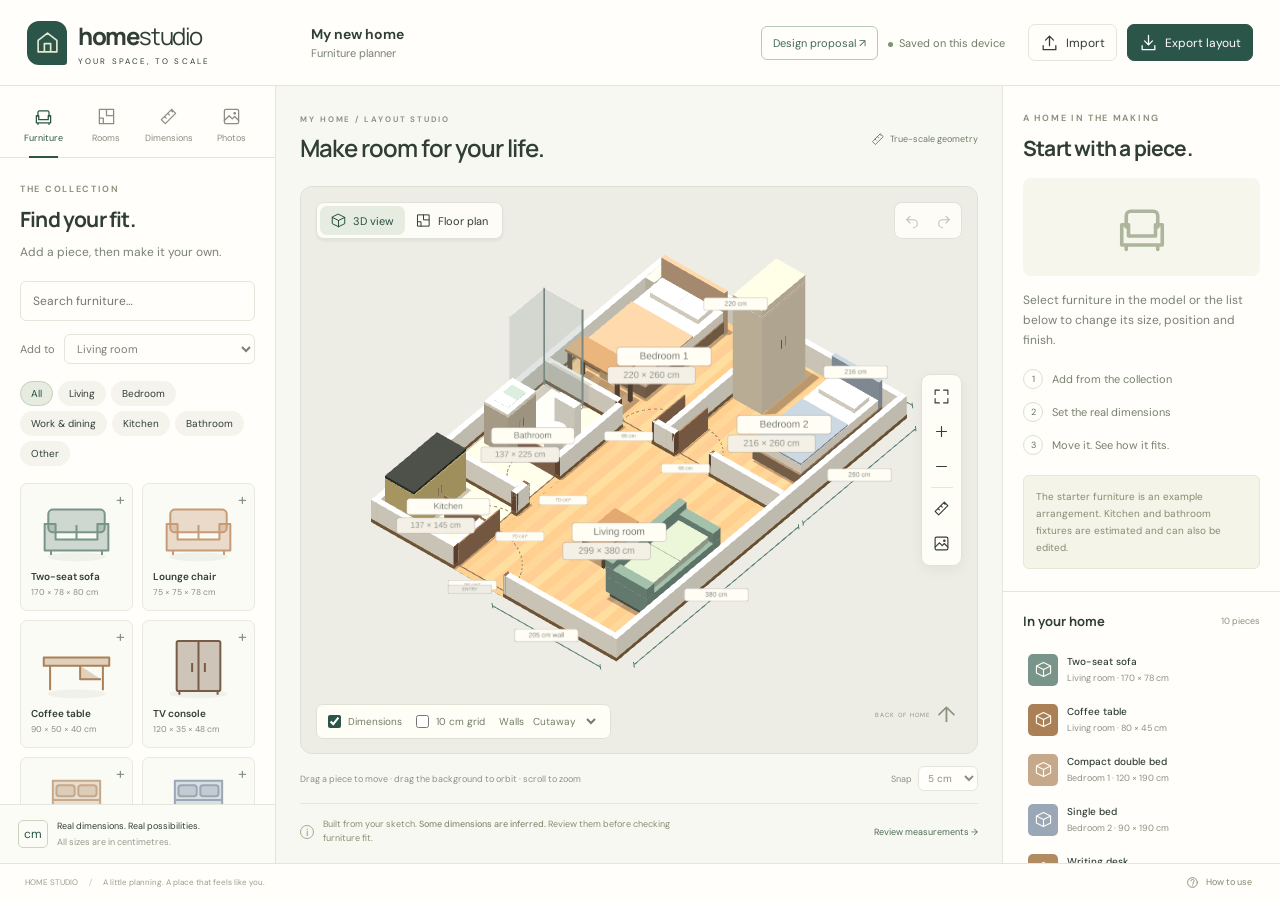
<file: index.html>
<!doctype html>
<html lang="en"><head><meta charset="UTF-8"><meta name="viewport" content="width=device-width,initial-scale=1"><meta name="theme-color" content="#264e46"><title>Home Studio — Your space, to scale</title><meta name="description" content="Plan your real home in centimetres. Arrange furniture in 3D, check dimensions, and save your layouts."><link rel="icon" href="data:image/svg+xml,%3Csvg xmlns='http://www.w3.org/2000/svg' viewBox='0 0 64 64'%3E%3Crect width='64' height='64' rx='16' fill='%23264e46'/%3E%3Cpath d='M14 29L32 14L50 29V50H14Z M27 50V34H38V50' fill='none' stroke='%23fff' stroke-width='4'/%3E%3C/svg%3E">  <script type="module" crossorigin src="./assets/simulator-CRZJ-KaU.js"></script>
  <link rel="modulepreload" crossorigin href="./assets/scene-D35Qmy_m.js">
  <link rel="stylesheet" crossorigin href="./assets/simulator-aFDAIyWO.css">
</head><body><div id="app"></div></body></html>
</file>
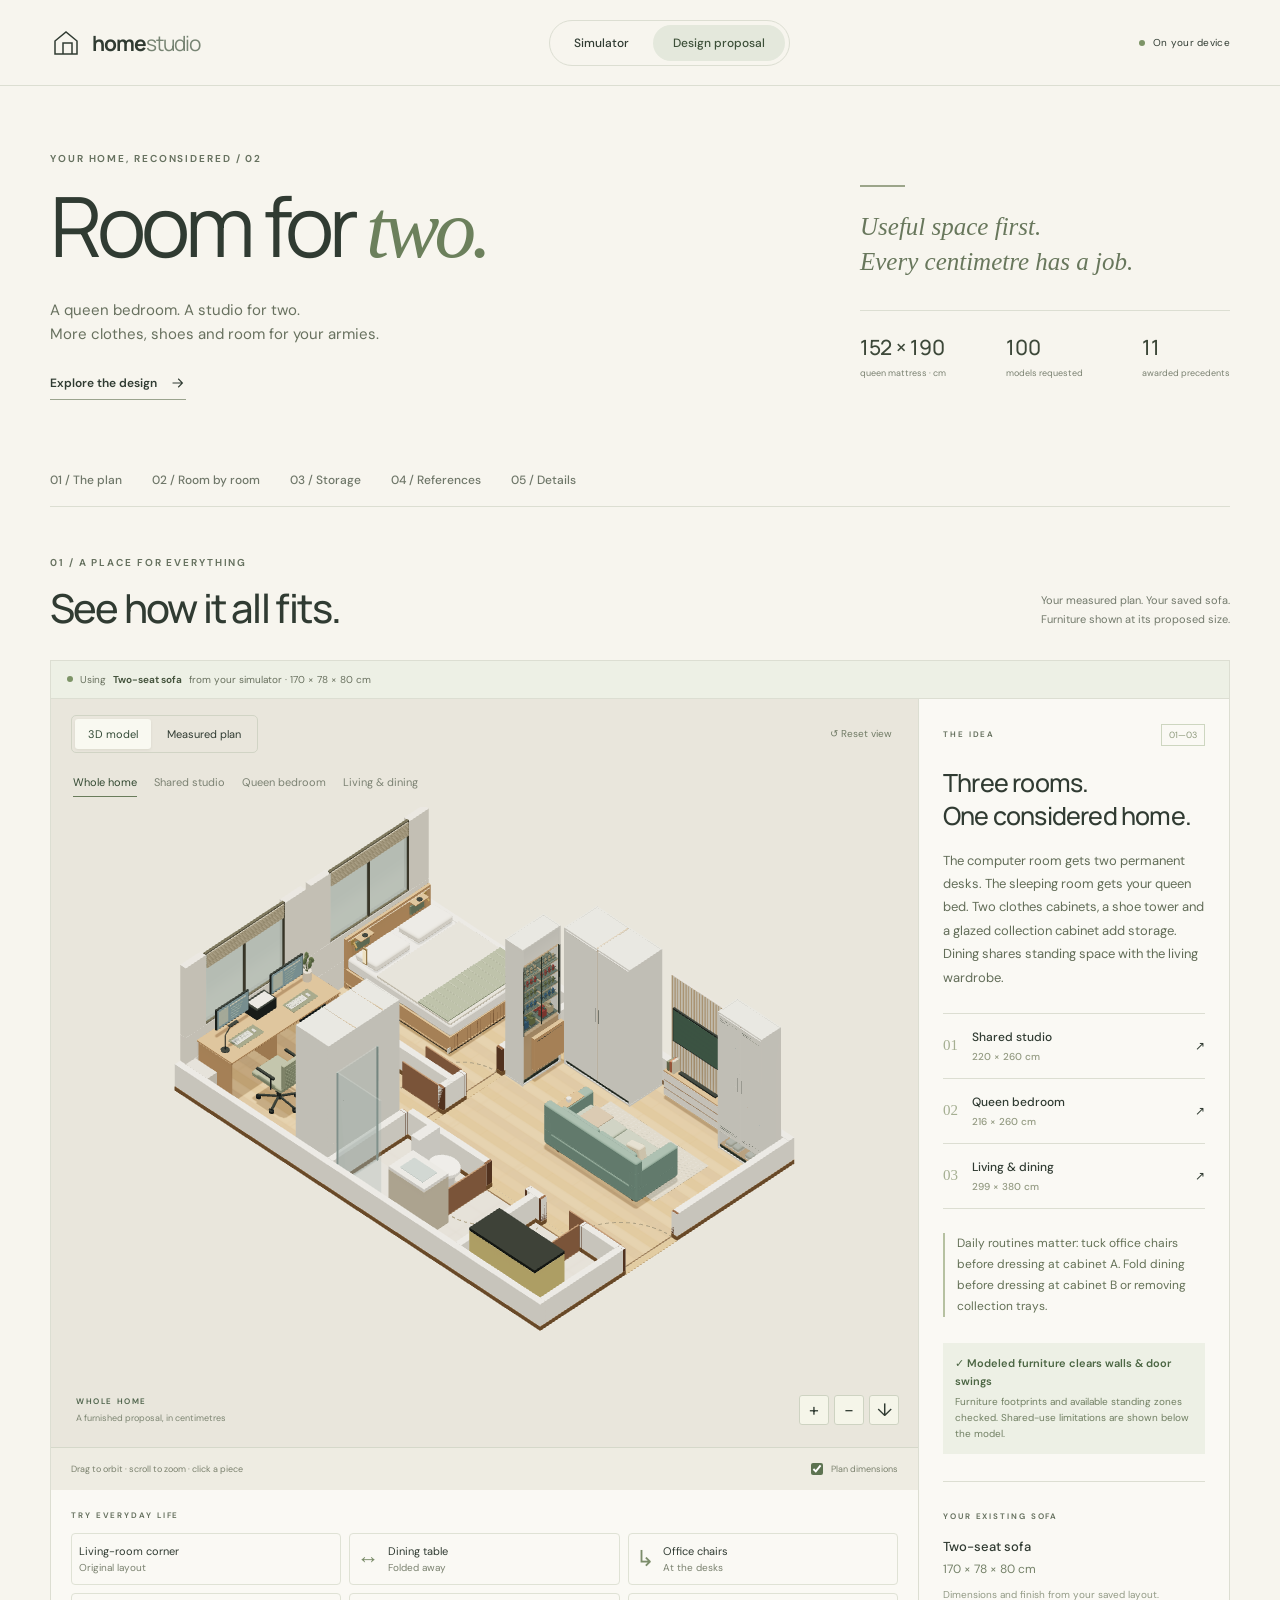
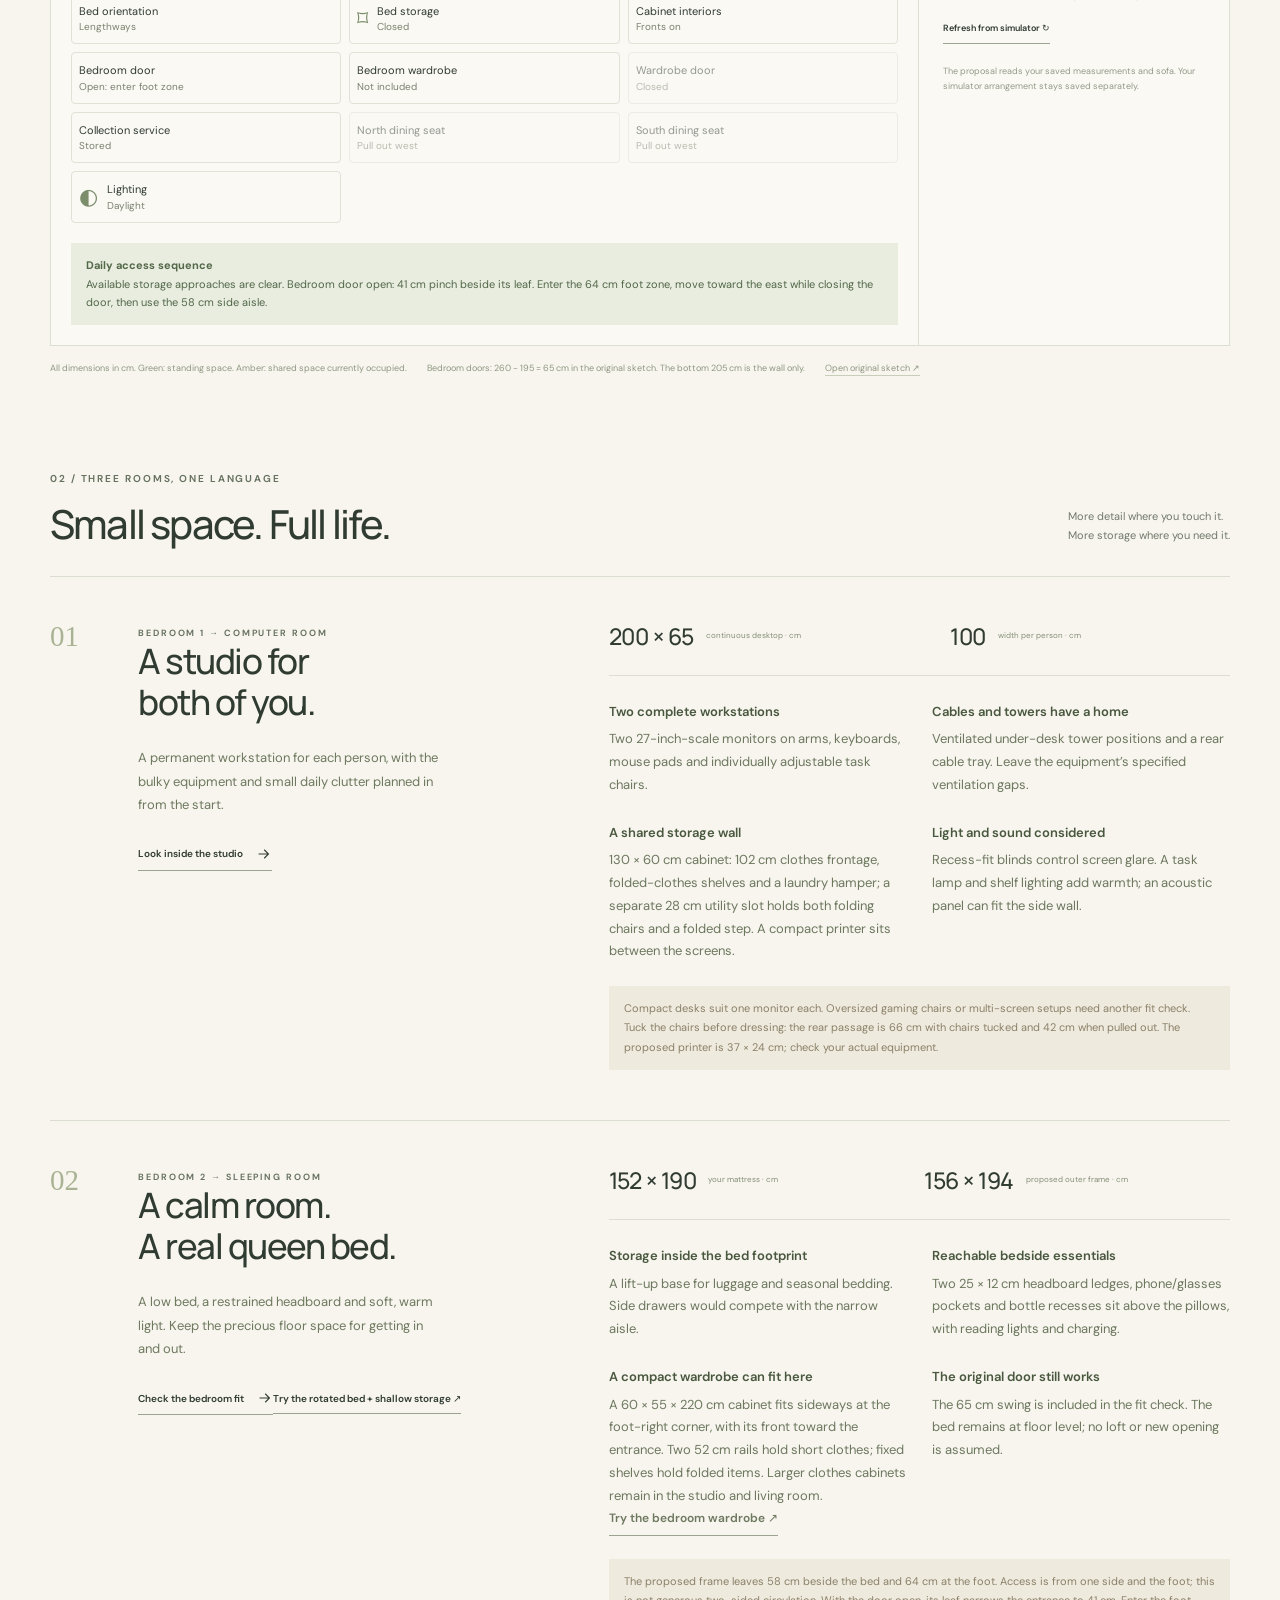
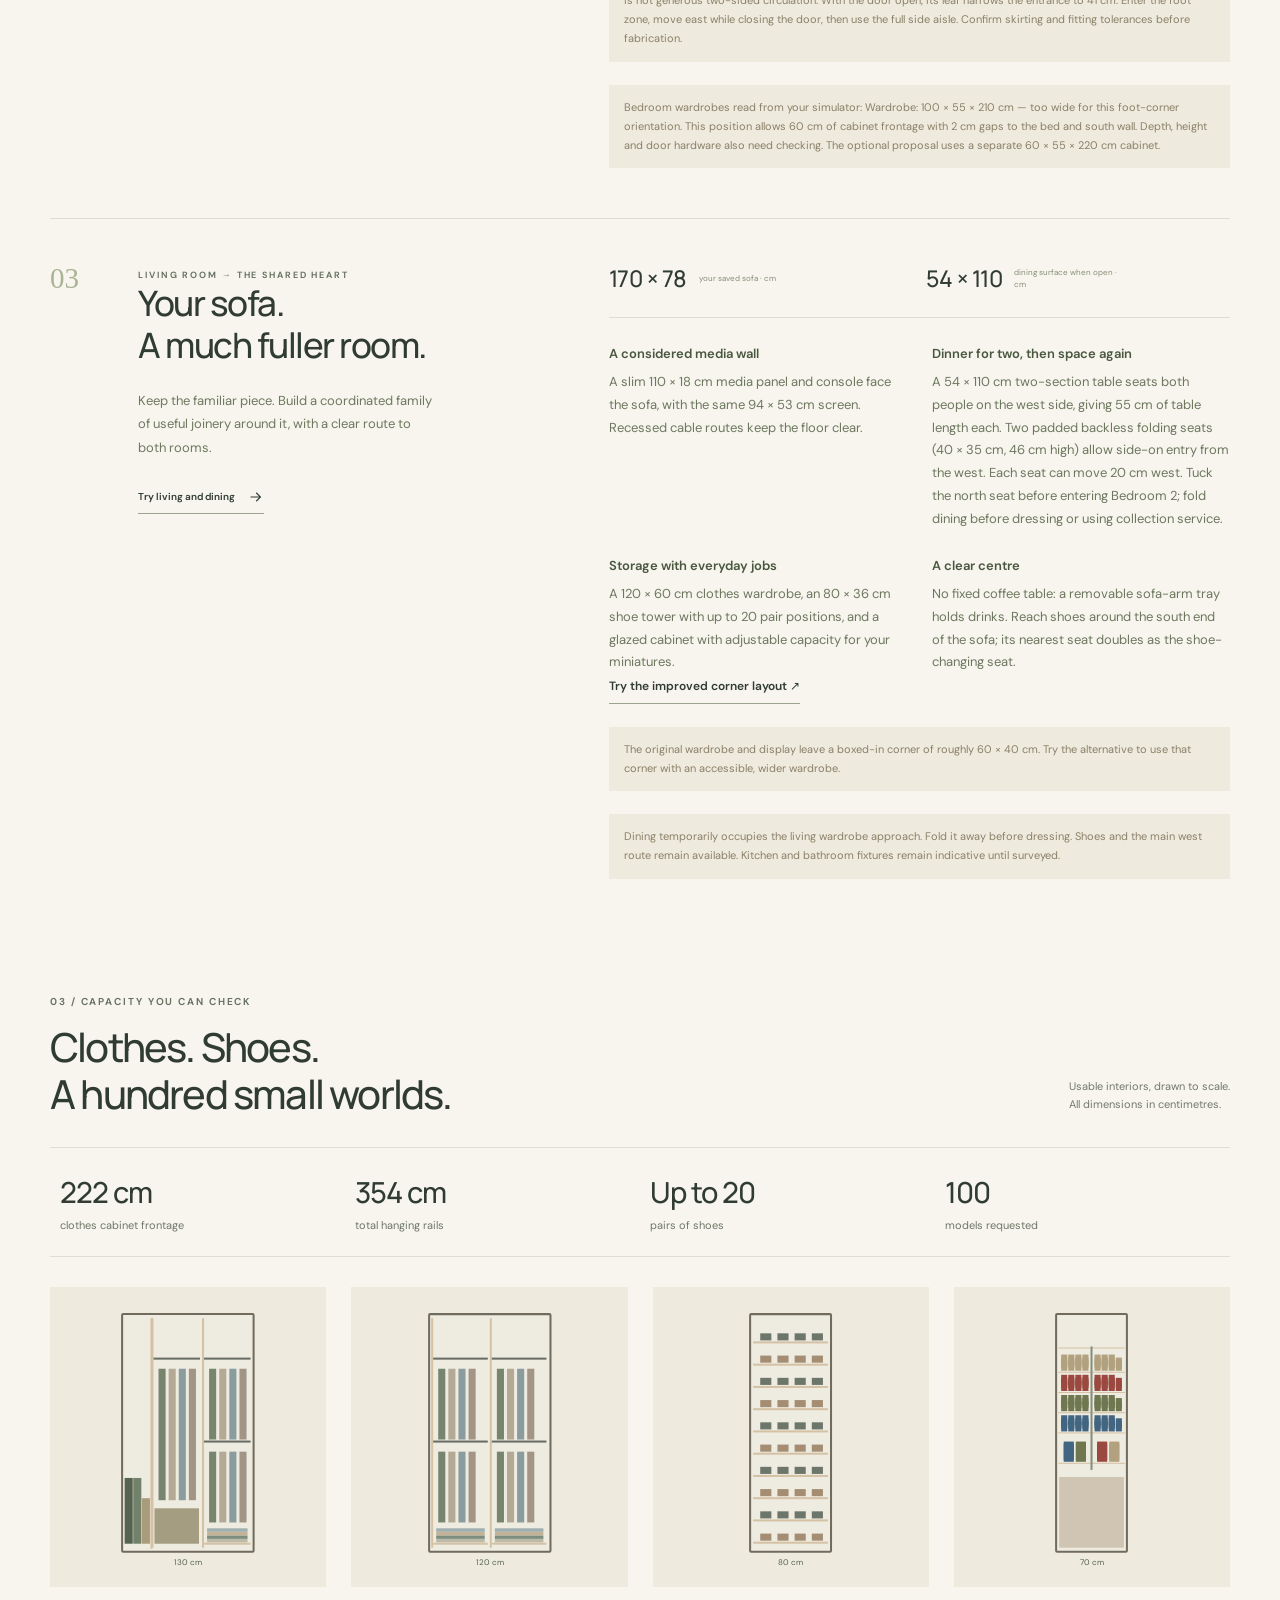
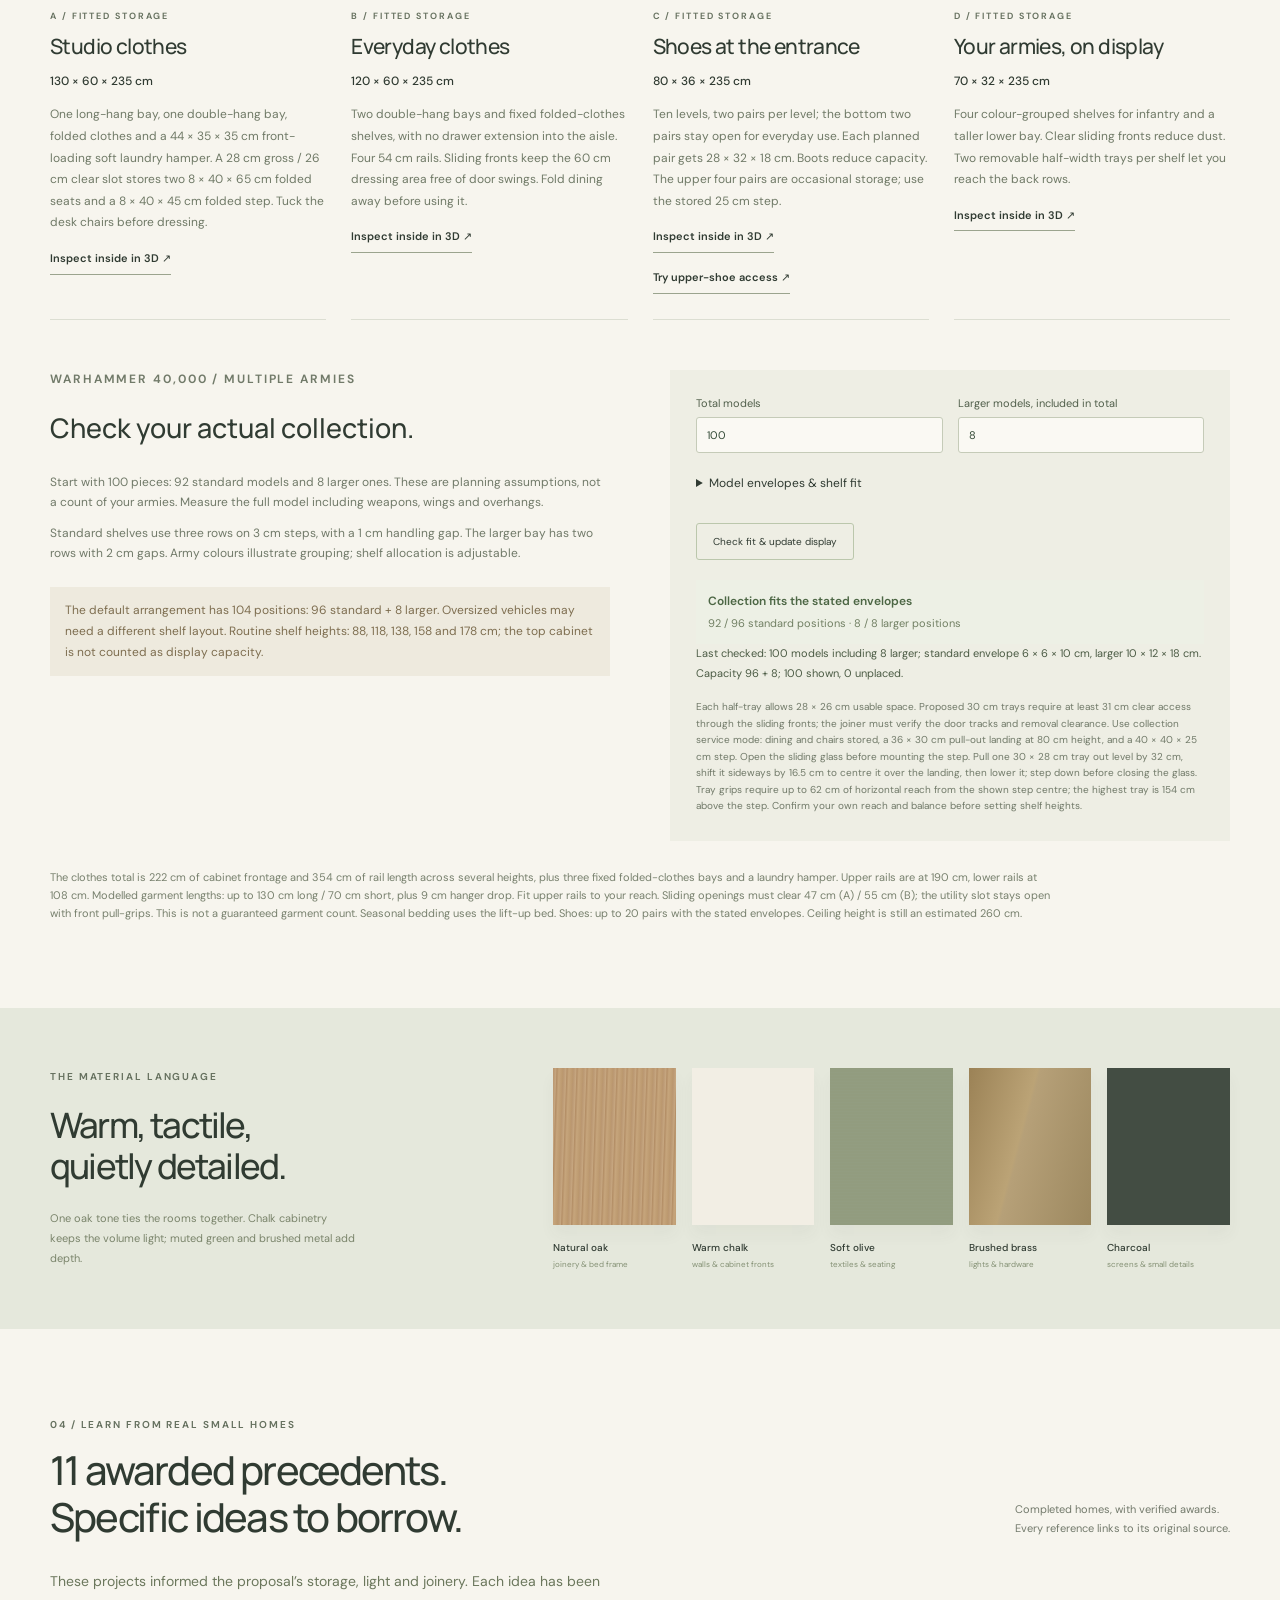
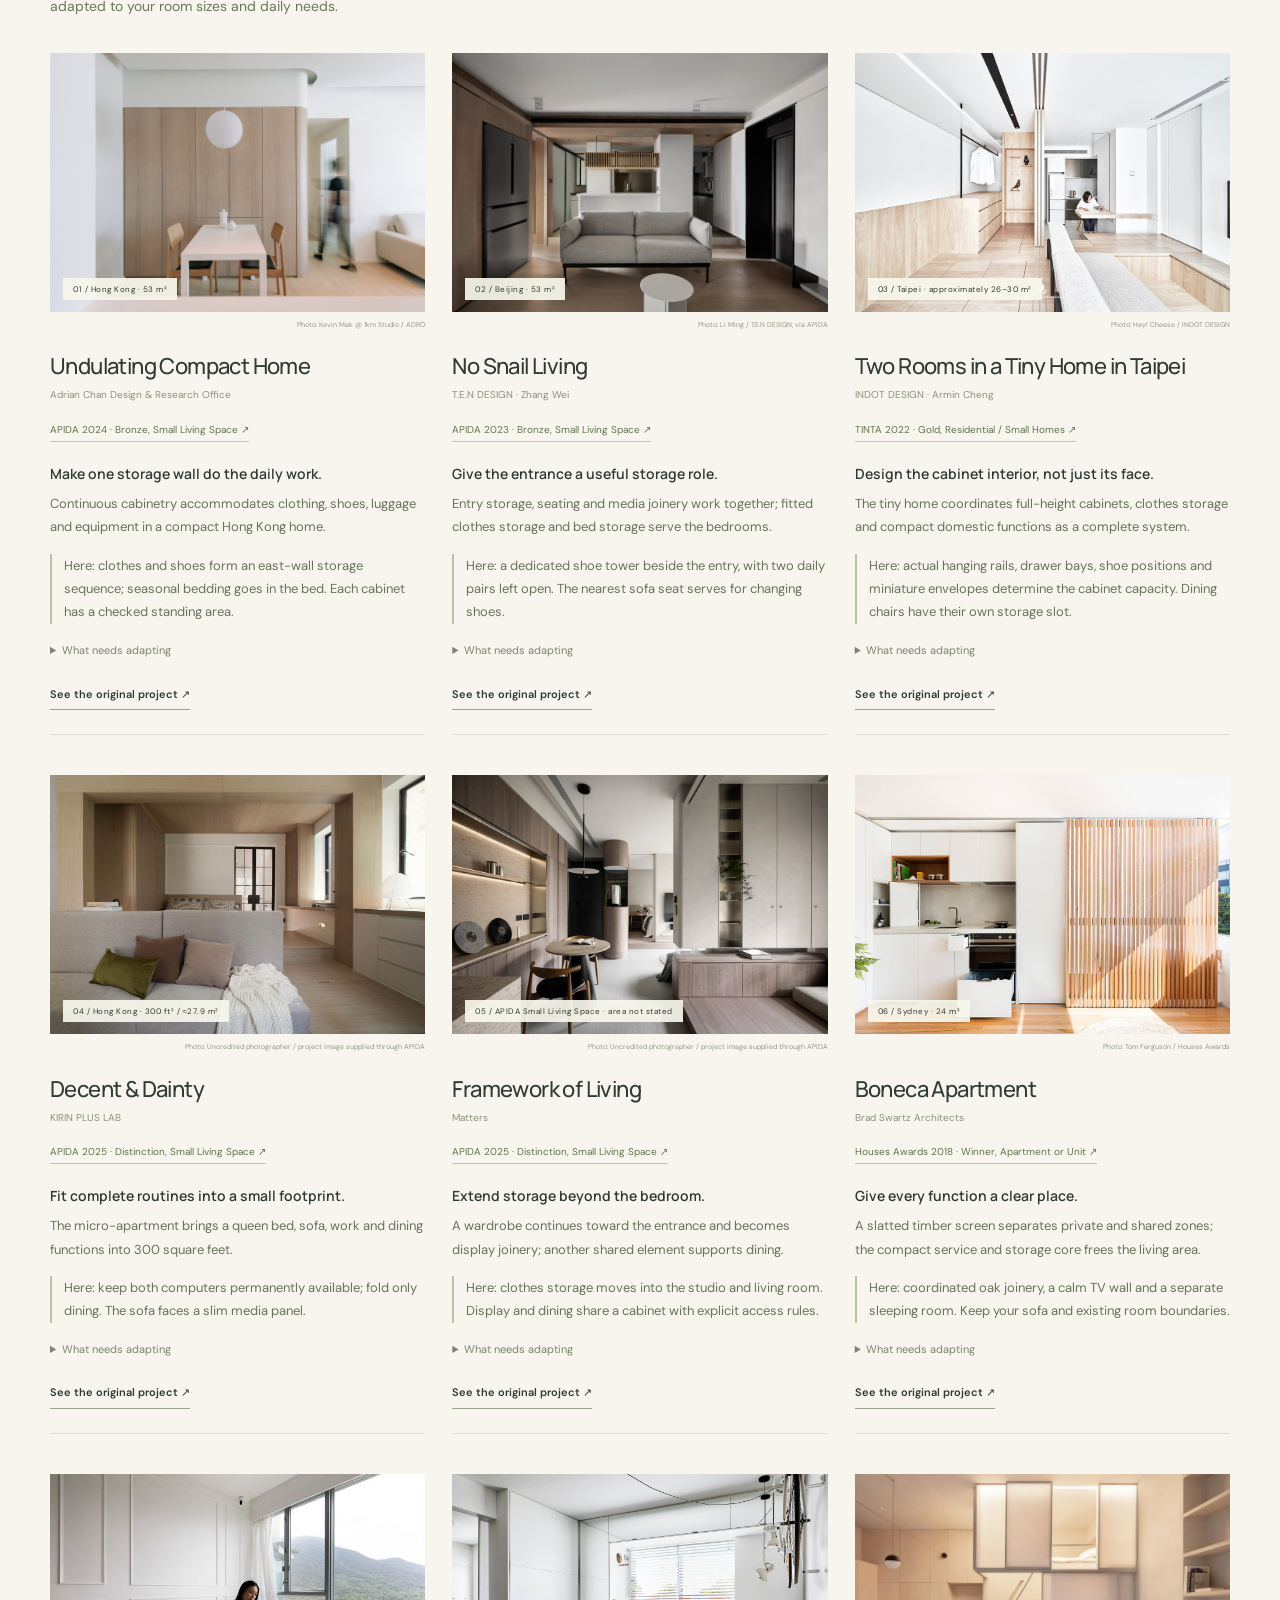
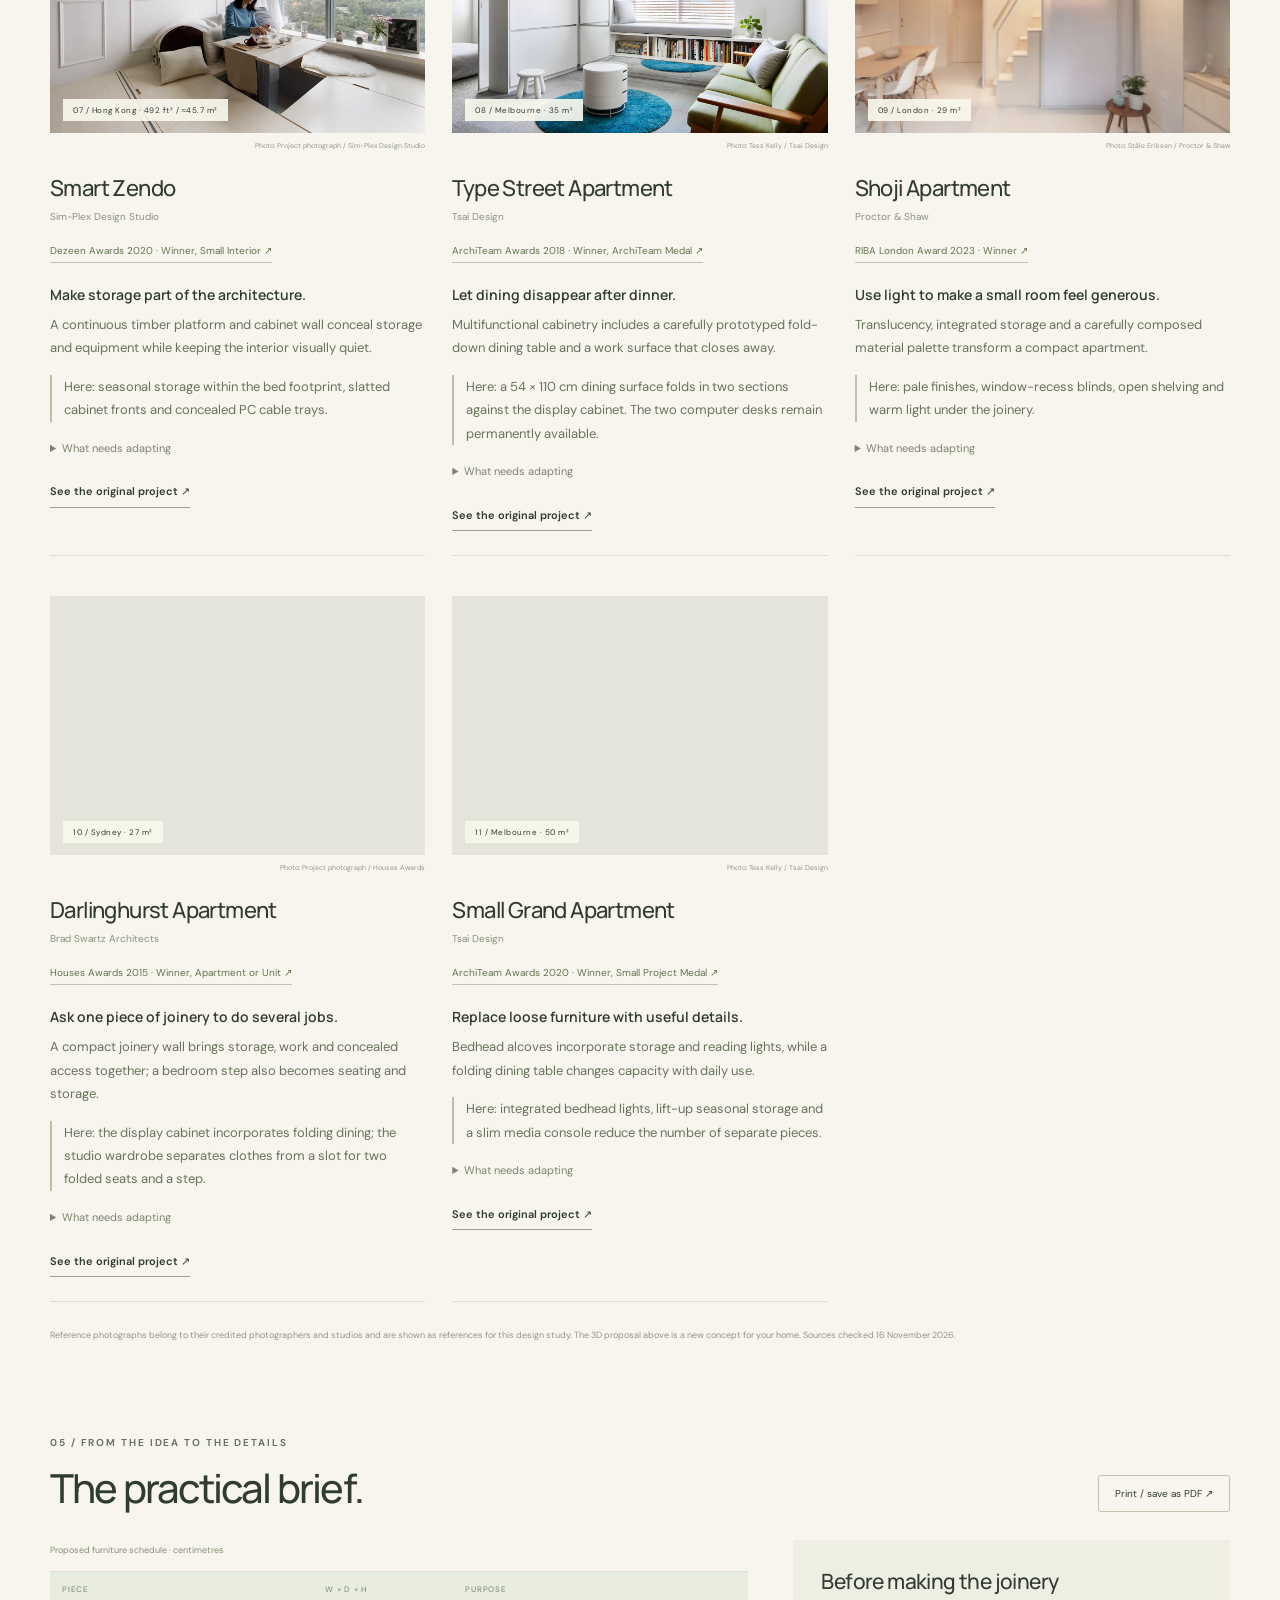
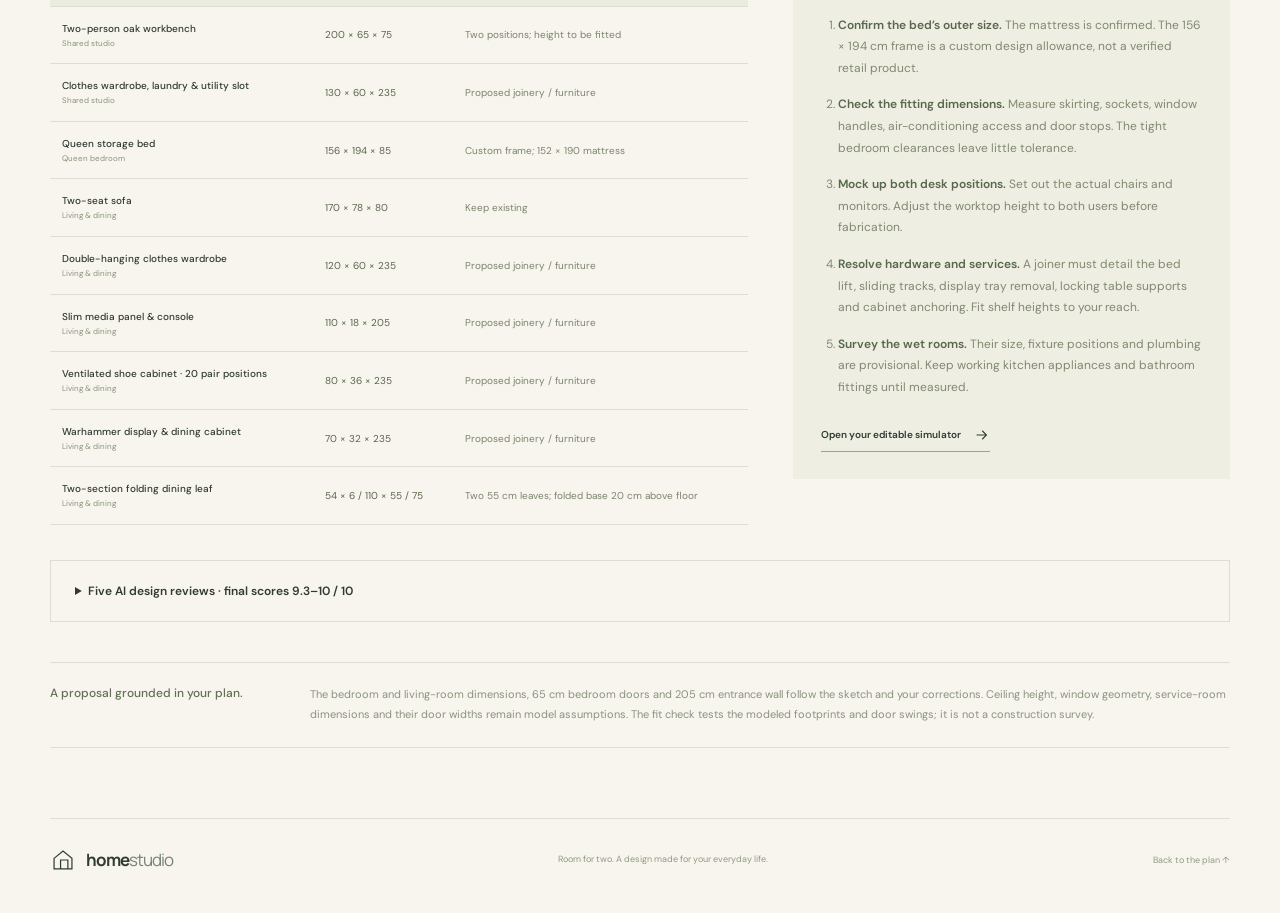
<file: design.html>
<!doctype html>
<html lang="en"><head><meta charset="UTF-8"><meta name="viewport" content="width=device-width,initial-scale=1"><meta name="theme-color" content="#f3f0e8"><meta name="description" content="A considered design for two: a queen bedroom, shared computer studio and a living room built around your sofa."><title>Room for two — Home Studio</title><link rel="icon" href="data:image/svg+xml,%3Csvg xmlns='http://www.w3.org/2000/svg' viewBox='0 0 64 64'%3E%3Crect width='64' height='64' rx='16' fill='%23264e46'/%3E%3Cpath d='M14 29L32 14L50 29V50H14Z M27 50V34H38V50' fill='none' stroke='%23fff' stroke-width='4'/%3E%3C/svg%3E">  <script type="module" crossorigin src="./assets/design-Bw_nBK9i.js"></script>
  <link rel="modulepreload" crossorigin href="./assets/scene-D35Qmy_m.js">
  <link rel="stylesheet" crossorigin href="./assets/design-ayWGZYJV.css">
</head><body><div id="app"></div></body></html>
</file>
<file: assets/simulator-aFDAIyWO.css>
@import"https://fonts.googleapis.com/css2?family=DM+Sans:wght@400;450;500;550;600;650;700&family=Manrope:wght@400;500;600;650;700;750;800&display=swap";:root{font-family:DM Sans,Arial,sans-serif;color:#303e36;background:#f8f8f3;font-synthesis:none;--green:#2c5549;--line:#e4e6dc;--muted:#7a8176;--paper:#fafaf6}*{box-sizing:border-box}body{margin:0}button,input,select{font:inherit}button{cursor:pointer;border:1px solid var(--line);background:#fffefa;border-radius:7px;padding:8px 11px;display:inline-flex;align-items:center;justify-content:center;gap:7px;color:inherit;transition:background .15s,border-color .15s}button:hover{background:#e9eee4;border-color:#bccabd}button:focus-visible,input:focus-visible,select:focus-visible{outline:2px solid #488674;outline-offset:3px}button:disabled{opacity:.3;cursor:default}svg{width:19px;height:19px;flex-shrink:0}button.primary{background:var(--green);color:#fff;border-color:var(--green)}button.primary:hover{background:#1b4137}button.subtle{background:transparent}button.active{background:#e5ece2;color:#264f41;border-color:#c2d1c1}button.danger{color:#a65e48}input,select{color:inherit;background:#fffefa;border:1px solid var(--line);border-radius:6px;padding:9px 10px;min-width:0}input[type=checkbox]{accent-color:var(--green);width:13px;height:13px;margin:0 4px 0 0}input[type=color]{width:100%;height:37px;padding:4px}h1,h2,h3,p{margin:0}h1,h2,h3,.brand{font-family:Manrope,DM Sans,Arial,sans-serif}h2{font-size:21px;letter-spacing:-.8px;line-height:1.4}h3{font-size:16px}p{line-height:1.65}small{font-size:11px}header{height:86px;border-bottom:1px solid var(--line);display:flex;align-items:center;padding:0 27px;gap:48px;background:#fffefa}.brand{display:flex;align-items:center;gap:11px;min-width:236px;font-size:24px;font-weight:750;letter-spacing:-1.4px}.brand span:not(.brand-mark){font-weight:400}.brand-mark{display:grid;place-items:center;width:40px;height:44px;background:#2c5549;border-radius:12px 12px 3px;color:#e5e7cf}.brand-mark svg{width:25px;height:25px}.brand small{display:block;font:8px DM Sans,sans-serif;letter-spacing:2.1px;margin-top:4px}.project-title{font-size:14px;font-weight:650}.project-title span{display:block;font-size:11px;font-weight:400;color:var(--muted);margin-top:3px}.header-actions{margin-left:auto;display:flex;align-items:center;gap:10px;font-size:12px}.saved{font-size:11px;color:#6c7c65;margin-right:13px}.saved:before{content:"";display:inline-block;width:5px;height:5px;border-radius:50%;background:#7c956c;margin-right:6px}.saved.unsaved{color:#b86841}main{display:grid;grid-template-columns:276px minmax(0,1fr) 278px;height:calc(100dvh - 123px);min-height:630px}.library,.inspector{background:#fffefa;min-height:0}.library{border-right:1px solid var(--line);display:flex;flex-direction:column}.library nav{display:grid;grid-template-columns:repeat(4,1fr);padding:12px 12px 0;border-bottom:1px solid var(--line);gap:0}.library nav button{border:0;background:none;border-radius:0;padding:9px 0 13px;flex-direction:column;gap:6px;position:relative;color:#8b8e80;font-size:9px}.library nav button.active{color:var(--green)}.library nav button.active:after{content:"";position:absolute;bottom:-1px;width:29px;height:2px;background:var(--green)}.panel{padding:25px 20px 20px;overflow-y:auto;flex:1;scrollbar-width:thin;scrollbar-color:#d8ddcf transparent}.eyebrow{font-size:9px;letter-spacing:1.7px;font-weight:650;color:#8c927e;margin-bottom:10px}.muted{color:var(--muted);font-size:12px;margin:9px 0 18px}.small{font-size:11px}.panel h2{margin-top:7px}.panel input[type=search]{width:100%;margin:0 0 13px;font-size:12px;padding:11px 12px}.room-target{display:flex;align-items:center;gap:9px;font-size:11px;color:var(--muted)}.room-target select{flex:1;padding:6px 8px;font-size:11px}.categories{display:flex;flex-wrap:wrap;gap:5px;margin:17px 0}.categories button{font-size:10px;border-radius:20px;padding:5px 10px;border-color:transparent;background:#f4f4ed}.categories button.active{background:#e6ecdf;border-color:#c5d0bc}.catalog{display:grid;grid-template-columns:1fr 1fr;gap:9px}.catalog-card{display:block;text-align:left;padding:7px 10px 12px;position:relative;overflow:hidden;border-color:#e9e9e0;background:#fbfbf6}.catalog-card:hover{background:#f1f4e9}.furniture-thumb{width:100%;height:78px;display:block}.catalog-card b{display:block;font-size:10px;line-height:1.5;font-weight:600}.catalog-card small{display:block;font-size:8.5px;color:#8b8e7f;margin-top:3px}.add-plus{position:absolute;top:5px;right:7px;color:#82917c;font-size:16px}.library-footer{display:flex;align-items:center;gap:9px;padding:15px 18px;border-top:1px solid var(--line);font-size:9px;background:#fbfcf5}.unit-badge{border:1px solid #cdd5c0;border-radius:5px;padding:5px;font-size:12px;color:var(--green)}.library-footer small{display:block;color:#939b88;font-size:9px;margin-top:4px}.workspace{padding:28px 24px 0;display:flex;flex-direction:column;min-width:0;min-height:0}.workspace-top{display:flex;justify-content:space-between;gap:10px;align-items:center;margin-bottom:22px}.workspace-top .eyebrow{font-size:8px;letter-spacing:1.9px;margin-bottom:7px}h1{font-size:24px;letter-spacing:-1px;font-weight:600}.scale-badge{display:flex;align-items:center;gap:5px;color:#6f7d65;font-size:9px;white-space:nowrap}.scale-badge svg{width:14px;height:14px}.canvas-shell{position:relative;flex:1;min-height:340px;overflow:hidden;border:1px solid #dedfd5;border-radius:12px;background:#edece5}#viewport{position:absolute;top:0;right:0;bottom:0;left:0;touch-action:none}#viewport canvas{display:block;width:100%;height:100%;outline:none}#viewport.measuring{cursor:crosshair}.canvas-toolbar{position:absolute;top:15px;left:15px;right:15px;display:flex;justify-content:space-between;z-index:2;pointer-events:none}.canvas-toolbar>div{pointer-events:auto}.segmented{display:flex;padding:3px;border:1px solid #e0e2d7;background:#fffef8df;border-radius:8px;box-shadow:0 2px 3px #303c2510}.segmented button{border:0;padding:7px 11px;font-size:11px;background:none}.segmented button.active{background:#e6ecdf}.segmented svg{width:15px;height:15px}.history{display:flex;gap:2px;align-items:center;background:#fffef8df;border:1px solid #e0e2d7;border-radius:8px;padding:2px}.history button{padding:7px;background:none;border:0}.history svg{width:16px;height:16px}.view-tools{position:absolute;right:15px;top:50%;transform:translateY(-50%);display:flex;flex-direction:column;padding:4px;background:#fffef8e8;border:1px solid #dfe3d5;border-radius:9px;box-shadow:0 4px 12px #4a4c3910}.view-tools button{border:0;background:transparent;padding:9px 7px}.view-tools button:hover,.view-tools button.active{background:#e1e9d9}.view-tools svg{width:17px;height:17px}.view-tools hr{border:0;border-top:1px solid var(--line);width:22px;margin:3px auto}.canvas-options{display:flex;align-items:center;gap:14px;position:absolute;bottom:14px;left:15px;padding:9px 11px;border:1px solid #dfe2d3;border-radius:7px;background:#fffef8eb;font-size:10px;color:#737d69}.canvas-options label{display:flex;align-items:center;gap:3px;white-space:nowrap}.canvas-options select{padding:0 2px;border:0;background:transparent;font-size:10px}.orientation{position:absolute;bottom:24px;right:20px;font-size:6px;letter-spacing:1px;color:#8c9381;display:flex;align-items:center;gap:7px}.orientation span{font-size:22px}.workspace-bottom{display:flex;align-items:center;justify-content:space-between;gap:8px;padding:12px 0;color:#8c9281;font-size:9px}.workspace-bottom label{display:flex;align-items:center;gap:6px;white-space:nowrap}.workspace-bottom select{font-size:10px;padding:4px 5px}.accuracy-note{display:flex;gap:9px;align-items:center;padding:14px 0 18px;border-top:1px solid var(--line);font-size:10px;color:#8b8b73}.accuracy-note>span{display:grid;place-items:center;border:1px solid #aaa98b;border-radius:50%;width:14px;height:14px;flex-shrink:0;font-size:10px}.accuracy-note p{font-size:9px;line-height:1.5;max-width:380px}.accuracy-note strong{font-weight:500}.accuracy-note button{margin-left:auto;font-size:9px;white-space:nowrap;background:none;padding:0;border:0;color:#4d6a50}.inspector{border-left:1px solid var(--line);overflow-y:auto;scrollbar-width:thin;scrollbar-color:#d8ddcf transparent}#selection{padding:26px 20px 22px;border-bottom:1px solid var(--line)}.empty-illustration{height:98px;display:grid;place-items:center;margin:15px 0;background:#f6f6ed;border-radius:8px}.empty-illustration svg{width:54px;height:54px;color:#adb69c}.how-step{display:flex;align-items:center;gap:9px;font-size:11px;margin:13px 0;color:#77816e}.how-step span{width:20px;height:20px;display:grid;place-items:center;border:1px solid #dce1d0;border-radius:50%;font-size:9px;color:#5b7657}.note{background:#f4f4e9;border:1px solid #e6e7d5;border-radius:6px;padding:12px;color:#8a8b6f;font-size:10px;line-height:1.7;margin-top:20px}.note p{margin-top:8px}.inventory{padding:20px}.section-heading{display:flex;align-items:center;justify-content:space-between;gap:5px;margin-bottom:15px}.section-heading h2{font-size:13px;letter-spacing:0}.section-heading .eyebrow{margin:0}.section-heading>button{padding:2px;border:0;background:none}.section-heading>span{font-size:9px;color:#8c927f}.item-row{width:100%;border:0;border-radius:5px;text-align:left;justify-content:flex-start;padding:9px 5px;background:transparent;gap:9px}.item-row.selected{background:#eaf0e3}.item-swatch{width:30px;height:32px;display:grid;place-items:center;border-radius:5px;color:#fffef5}.item-swatch svg{width:17px;height:17px}.item-row b{display:block;font-size:10px;font-weight:500}.item-row small{display:block;font-size:9px;color:#8c9282;margin-top:4px}.warning-dot{margin-left:auto;color:#bb6d3d;border:1px solid #d9b99b;border-radius:50%;width:13px;height:13px;font-size:9px;text-align:center}.field{display:block;font-size:10px;color:#798270;margin:12px 0}.field>input{width:100%;display:block;margin-top:5px}.field>div{display:flex;align-items:center;border:1px solid var(--line);border-radius:5px;background:#fffef9;margin-top:5px;overflow:hidden}.field>div>input{width:100%;border:0;padding:8px 6px;font-size:12px;background:transparent;-moz-appearance:textfield}.field input::-webkit-inner-spin-button{-webkit-appearance:none;-moz-appearance:none;appearance:none}.field>div>span{font-size:9px;padding-right:7px;color:#a2a694}.two-fields{display:grid;grid-template-columns:1fr 1fr;gap:10px}.three-fields{display:grid;grid-template-columns:repeat(3,1fr);gap:8px}.two-fields>.field,.three-fields>.field{margin:6px 0}.two-fields button{font-size:10px;padding:8px 4px}.section-label{margin:14px 0 4px;font-size:8px}.piece-actions{display:flex;gap:5px;margin:12px 0 18px}.piece-actions button{font-size:10px;padding:7px 10px;flex:1}.piece-actions button:last-child{flex:0}.piece-actions svg{width:14px;height:14px}.fit-status{font-size:10px;border-radius:6px;padding:11px;line-height:1.5}.fit-status b{font-size:11px;display:block;margin-bottom:4px;font-weight:600}.fit-status.good{background:#eff3e8;color:#6f825f}.fit-status.warning{background:#fcf0e4;color:#a66f42}.fit-status p{line-height:1.6}.clearances{margin-top:17px}.clearances>.eyebrow{font-size:7.5px;letter-spacing:1px}.clearances>div:not(.eyebrow){display:grid;grid-template-columns:1fr 1fr;gap:8px}.clearances span{font-size:9px;text-transform:capitalize;color:#8e9483}.clearances b{float:right;font-weight:500;color:#64745d}.clearances small{display:block;font-size:8px;line-height:1.6;color:#9a9d8e;margin-top:9px}.tag{font-size:9px;display:inline-block;background:#f3eddc;color:#9a8960;padding:4px 6px;border-radius:4px;margin:7px 0}.plan-field{margin:17px 0}.plan-field .field{margin:0 0 5px}.plan-field small{display:block;font-size:9px;color:#76876b;line-height:1.5}.plan-field small.assumed{color:#b18455}.wide{width:100%;margin-top:12px;font-size:11px}.error{color:#b35f45;font-size:10px;line-height:1.6;margin-top:6px}.room-card{width:100%;padding:12px 10px;justify-content:flex-start;text-align:left;margin:7px 0;gap:10px;background:#fbfcf7}.room-card b{font-size:11px;font-weight:550}.room-card small{display:block;font-size:9px;color:#919681;margin-top:5px}.room-card b small{display:inline;font-size:9px;font-weight:400}.room-card>span{color:#8d9d7e}.area-summary{background:#f0f3e8;border-radius:8px;padding:18px;margin:20px 0;display:flex;align-items:center;gap:12px}.area-summary b{font-size:29px;letter-spacing:-1px;font-weight:500}.area-summary span{font-size:9px;color:#7d896f;line-height:1.7}.reference-card{display:block;width:100%;text-align:left;padding:0;overflow:hidden}.reference-card img{width:100%;height:200px;object-fit:cover;object-position:center}.reference-card b,.reference-card small{display:block;margin:9px 12px}.reference-card b{font-size:11px}.reference-card small{font-size:9px;color:var(--muted);margin-bottom:12px}.photos{display:grid;grid-template-columns:1fr 1fr;gap:8px;margin-top:15px}.photos button{padding:0;overflow:hidden}.photos img{width:100%;height:120px;object-fit:cover}.full-reference{display:block;max-width:100%;max-height:75dvh;object-fit:contain;margin:auto}footer{height:37px;display:flex;align-items:center;justify-content:space-between;padding:0 25px;border-top:1px solid var(--line);font-size:8px;color:#9a9e8c;background:#fffefa}footer b{font-weight:400;margin:0 9px;color:#c0c3b0}footer button{border:0;background:none;padding:3px;font-size:9px;color:#7e8970}footer svg{width:13px;height:13px}#toast{position:fixed;bottom:28px;left:50%;transform:translate(-50%,20px);opacity:0;pointer-events:none;transition:.2s;background:#294e42;color:#f3f4e8;border-radius:8px;padding:13px 20px;box-shadow:0 6px 25px #253e3322;max-width:min(600px,90vw);font-size:12px;z-index:100}#toast.show{opacity:1;transform:translate(-50%)}dialog{border:1px solid #e1e4d4;background:#fffefa;border-radius:14px;max-width:min(900px,92vw);width:680px;padding:22px;color:#354936;box-shadow:0 30px 100px #18271930}dialog::backdrop{background:#1b2b2566;-webkit-backdrop-filter:blur(4px);backdrop-filter:blur(4px)}.modal-header{display:flex;justify-content:space-between;align-items:center;margin-bottom:18px}.modal-header h2{font-size:20px}.modal-header button{border:0;background:none}.modal-actions{display:flex;justify-content:flex-end;gap:9px;margin-top:20px}#modal-body>p{font-size:13px}.help-content p{font-size:12px;color:#75836e;margin:7px 0 18px}#measure-readout{position:absolute;top:72px;left:50%;transform:translate(-50%);background:#fcf5e4;border:1px solid #d7bd98;color:#9a6a40;padding:8px 14px;border-radius:6px;font-size:12px;white-space:nowrap}#render-error{position:absolute;top:100px;right:20px;bottom:100px;left:20px;z-index:5;background:#fff9e7;border:1px solid #e0ca98;border-radius:10px;padding:25px;font-size:15px;line-height:1.7}#render-error[hidden]{display:none}@media(min-width:1650px){main{grid-template-columns:300px minmax(0,1fr) 300px}.workspace{padding:34px 35px 0}.workspace-top{margin-bottom:28px}h1{font-size:28px}.panel,#selection{padding-left:24px;padding-right:24px}.catalog-card b{font-size:11px}.furniture-thumb{height:90px}}@media(max-width:1220px){main{grid-template-columns:235px minmax(0,1fr) 240px}.workspace{padding:22px 15px 0}.panel,#selection{padding:20px 15px}.scale-badge{display:none}h1{font-size:21px}.saved{display:none}.accuracy-note{flex-wrap:wrap;gap:5px}.accuracy-note button{margin:0 0 0 20px}.canvas-options{gap:8px;font-size:9px;padding:8px}.orientation{display:none}.catalog-card{padding:5px 7px 9px}.catalog-card b{font-size:9px}.catalog-card small,.workspace-bottom{font-size:8px}.library-footer{padding:12px}.inventory{padding:15px}}@media(max-width:960px){header{padding:0 18px;height:75px;gap:18px}.brand{min-width:190px;font-size:22px}.project-title{display:none}main{grid-template-columns:220px minmax(0,1fr);height:auto;min-height:calc(100dvh - 112px)}.library{grid-row:1 / 3;max-height:calc(100dvh - 112px);position:sticky;top:0}.workspace{height:calc(100dvh - 112px);min-height:620px}.inspector{grid-column:2;border-top:1px solid var(--line);display:grid;grid-template-columns:1fr 1fr;overflow:visible}.inspector #selection{border-right:1px solid var(--line);border-bottom:0}.header-actions{font-size:11px}.canvas-options{gap:8px}.accuracy-note p{max-width:320px}}@media(max-width:640px){header{height:68px;padding:0 12px}.brand{min-width:0;font-size:20px;gap:7px}.brand-mark{width:32px;height:36px;border-radius:9px 9px 3px}.brand-mark svg{width:21px;height:21px}.brand small{font-size:6px;letter-spacing:1.6px}.header-actions{gap:5px}.header-actions button{padding:8px}.header-actions button span{display:none}.header-actions svg{width:17px;height:17px}main{display:flex;flex-direction:column;min-height:0}.workspace{order:0;padding:17px 12px 0;height:570px;min-height:0}.workspace-top{margin-bottom:15px}h1{font-size:20px}.workspace-top .eyebrow{font-size:7px}.canvas-shell{min-height:320px}.canvas-toolbar{top:10px;left:10px;right:10px}.segmented button{font-size:10px;padding:7px 9px}.canvas-options{left:8px;bottom:9px;gap:9px;padding:8px 7px;font-size:8px}.canvas-options select{font-size:8px}.view-tools{right:10px}.view-tools button{padding:9px 5px}.workspace-bottom{align-items:flex-start;font-size:8px}.workspace-bottom>span{max-width:230px;line-height:1.5}.accuracy-note{padding:10px 0 13px}.accuracy-note p{max-width:calc(100% - 30px);font-size:8px}.accuracy-note button{font-size:8px}.library{order:1;position:static;max-height:none;border-top:1px solid var(--line);border-right:0}.library nav{padding:7px 15px 0}.library nav button{flex-direction:row;font-size:10px;gap:6px;padding:10px 0 12px}.library nav svg{width:16px;height:16px}.panel{max-height:480px;padding:20px}.catalog{grid-template-columns:repeat(3,1fr)}.catalog-card b{font-size:10px}.library-footer{display:none}.inspector{order:2;display:grid;grid-template-columns:1fr 1fr;border-left:0}.inspector #selection{padding:20px 12px}.inventory{padding:20px 10px}.inspector h2{font-size:17px}.inspector .eyebrow{font-size:7px}.item-row{padding:8px 2px;gap:6px}.item-row b{font-size:9px}.item-row small{font-size:8px}.item-swatch{width:23px;height:27px}.three-fields{gap:4px}.field>div>input{font-size:11px;padding:8px 3px}.field>div>span{padding-right:3px;font-size:7px}.piece-actions{gap:3px}.piece-actions button{padding:6px;font-size:9px}.two-fields{gap:6px}.two-fields button,.note{font-size:9px}.how-step{font-size:9px;gap:6px}.inventory .section-heading h2{font-size:12px}#item-count{font-size:8px}.clearances>.eyebrow{font-size:7px}footer{padding:0 12px}footer>span{font-size:6px}dialog{padding:16px}.modal-header h2{font-size:17px}.photos img{height:150px}}.door-review{background:#f0f5eb;border:1px solid #cbd8c0;padding:13px;border-radius:8px}.door-review h3{font-size:13px}.door-equation{font-size:17px;letter-spacing:-.4px;margin:9px 0;color:#456d4b}.door-equation strong{font-weight:700}.door-review p{font-size:10px;color:#7a866e}.door-review dl{font-size:10px;margin:14px 0}.door-review dl>div{display:flex;justify-content:space-between;gap:5px;padding:7px 0;border-bottom:1px solid #dfe7d6}.door-review dd{margin:0;font-weight:600;white-space:nowrap}.door-review small{font-size:9px;color:#997949;line-height:1.6;display:block}.door-review button{font-size:10px}.door-review svg{width:15px;height:15px}@media(prefers-reduced-motion:reduce){*{transition:none!important;scroll-behavior:auto!important}}.design-page-link{font-size:11px;color:#426b58;text-decoration:none;white-space:nowrap;border:1px solid #b8c9b7;border-radius:6px;padding:9px 11px}.design-page-link:hover{background:#e5eddf}@media(max-width:650px){.design-page-link{font-size:9px;padding:7px 6px}}
</file>
<file: assets/design-ayWGZYJV.css>
@font-face{font-family:DM Sans;font-style:normal;font-weight:400 700;font-display:swap;src:url(../fonts/dm-sans.woff2) format("woff2")}@font-face{font-family:Manrope;font-style:normal;font-weight:400 800;font-display:swap;src:url(../fonts/manrope.woff2) format("woff2")}:root{font-family:DM Sans,Arial,sans-serif;color:#303b32;background:#f7f5ee;font-synthesis:none;--ink:#303b32;--green:#375244;--muted:#737a6c;--line:#dcded2;--paper:#f7f5ee;--oak:#b28e65;scroll-behavior:smooth}*{box-sizing:border-box}body{margin:0}button,input,select{font:inherit}button,a{-webkit-tap-highlight-color:transparent}button{cursor:pointer}a{color:inherit;text-decoration:none}button{color:inherit;border:0;background:none}button:disabled{cursor:default;opacity:.5}button:focus-visible,a:focus-visible,input:focus-visible,summary:focus-visible{outline:3px solid #9baf7d;outline-offset:4px}button svg,a svg{width:20px;height:20px;fill:none;stroke:currentColor;stroke-width:1.5;vertical-align:middle}img{max-width:100%;display:block}p{line-height:1.65}h1,h2,h3,h4,p{margin-top:0}h1,h2,h3,h4{font-family:Manrope,Arial,sans-serif}h2{font-size:40px;letter-spacing:-1.8px;line-height:1.18;font-weight:500;margin-bottom:0}h3{font-weight:500}small{display:block}[hidden]{display:none!important}.wrap{max-width:1400px;width:calc(100% - 100px);margin-inline:auto}.eyebrow{font-size:10px;font-weight:650;letter-spacing:1.9px;line-height:1.6;color:#66715f;margin-bottom:20px}.text-link{display:inline-flex;align-items:center;gap:12px;font-size:12px;font-weight:600;padding:0 0 6px;border-bottom:1px solid #9ba48e;line-height:1.7}.text-link svg{width:17px}.text-link:hover{color:#6a805a}.site-header{height:86px;display:flex;align-items:center;justify-content:space-between;padding:0 50px;border-bottom:1px solid var(--line);gap:25px}.brand{display:flex;align-items:center;gap:10px;font-family:Manrope,Arial,sans-serif;font-size:21px;font-weight:700;letter-spacing:-1px}.brand svg{width:32px;height:32px;stroke-width:1.5}.brand-light{font-weight:400;color:#778473}.page-nav{display:flex;padding:4px;border:1px solid var(--line);border-radius:30px;gap:4px}.page-nav a{font-size:11px;padding:10px 20px;border-radius:24px;font-weight:500}.page-nav a[aria-current]{background:#e4e8dc;color:#3d5039}.local-tag{font-size:10px;letter-spacing:.3px;display:flex;align-items:center;gap:8px}.local-tag i,.status-dot{width:6px;height:6px;display:inline-block;border-radius:50%;background:#7d9467;flex-shrink:0}.intro{display:flex;justify-content:space-between;align-items:center;padding:65px 0 54px;gap:60px}.intro .eyebrow{margin-bottom:15px}h1{font-size:clamp(60px,6.5vw,91px);font-weight:400;letter-spacing:-5px;line-height:1.04;margin-bottom:25px}h1 em{font-family:Georgia,serif;font-weight:400;color:#6c805c;letter-spacing:-5px}.intro-copy{font-size:15px;color:#68715f;line-height:1.65;margin-bottom:24px}.intro-note{width:370px;padding-top:14px}.tiny-rule{width:45px;height:2px;background:#9ca58a;display:block;margin-bottom:22px}.intro-note>p{font:italic 25px/1.4 Georgia,serif;color:#68775c;margin-bottom:31px}.intro-facts{display:flex;gap:27px;justify-content:space-between;border-top:1px solid var(--line);padding-top:22px}.intro-facts span{font-size:9px;color:#7b8272;line-height:1.6;white-space:nowrap}.intro-facts b{font:500 21px Manrope,sans-serif;display:block;color:#3d4839;margin-bottom:5px}.section-nav{display:flex;gap:45px;border-bottom:1px solid var(--line);padding:18px 0}.section-nav a{font-size:10px;font-weight:500;color:#6f7769}.section-nav a:hover{color:#273f2a}.section-heading{display:flex;justify-content:space-between;align-items:flex-end;gap:35px;margin-bottom:28px}.section-heading .eyebrow{margin-bottom:13px}.section-caption{font-size:11px;color:var(--muted);line-height:1.7;margin:0 0 3px}.explore{padding-top:48px;scroll-margin-top:20px}.source-message{display:flex;align-items:center;gap:7px;flex-wrap:wrap;padding:12px 16px;border:1px solid var(--line);border-bottom:none;background:#edf0e5;font-size:10px;color:#69715f;min-height:38px}.source-message b{font-weight:650;color:#43523b}.source-caution{background:#f0e9d9;line-height:1.6}.source-caution span{flex-basis:100%}.design-workspace{display:grid;grid-template-columns:minmax(0,1fr) 310px;border:1px solid var(--line);background:#faf9f4}.visual-panel{min-width:0;border-right:1px solid var(--line)}.stage-toolbar{display:flex;align-items:center;justify-content:space-between;padding:16px 20px 11px;gap:12px;background:#e9e6dc}.view-switch{display:flex;border:1px solid #d1d4c5;padding:3px;border-radius:5px;gap:3px}.view-switch button{padding:8px 13px;border-radius:3px;font-size:10px}.view-switch button[aria-pressed=true]{background:#f9f9f1;box-shadow:0 1px 3px #38442a14;color:#344b37}.text-button{font-size:10px;color:#727c67}.room-tabs{display:flex;gap:17px;padding:4px 22px 10px;background:#e9e6dc}.room-tabs button{font-size:10px;padding:7px 0;color:#7c8273;border-bottom:1px solid transparent;white-space:nowrap}.room-tabs button[aria-pressed=true]{color:#334932;border-color:#697c5b}.stage{position:relative;height:640px;background:#e9e6dc;overflow:hidden}.stage canvas{display:block;width:100%;height:100%;outline:none;touch-action:none}.stage canvas:focus-visible{outline:3px solid #8c9c78;outline-offset:-4px}#design-viewport,#plan-viewport{position:absolute;top:0;right:0;bottom:0;left:0}#plan-viewport{padding:18px 30px 28px}#plan-viewport svg{display:block;width:100%;height:100%;overflow:visible}.room-floor{fill:#f4f0e5}.wet-floor{fill:#deded3}.plan-label{font:11px DM Sans,Arial,sans-serif;fill:#4f5d47;letter-spacing:.5px;pointer-events:none}.dim-label{font:10px DM Sans,Arial,sans-serif;fill:#315b51;pointer-events:none}.dimension path{stroke:#547463;stroke-width:1;fill:none}.door-swing{fill:none;stroke:#ac8862;stroke-width:1.3;stroke-dasharray:4 3}.door-leaf{fill:none;stroke:#96724d;stroke-width:2}.plan-piece{cursor:pointer}.plan-piece:hover>polygon,.plan-piece:focus>polygon{stroke:#426e47;stroke-width:3}.stage-label{position:absolute;bottom:23px;left:25px;pointer-events:none;display:grid;gap:6px}.stage-label>span:first-child{font-size:8px;letter-spacing:1.6px;font-weight:600;color:#4e634b}.stage-label>span+span{font-size:9px;color:#7e8673}.camera-tools{position:absolute;right:19px;bottom:22px;display:flex;gap:5px}.camera-tools button{width:30px;height:30px;border:1px solid #ced3c2;background:#f8f8edc7;border-radius:3px;font-size:18px}.camera-tools button:hover{background:#fff}.stage-footer{display:flex;justify-content:space-between;align-items:center;gap:12px;padding:12px 20px;border-top:1px solid #d5d8ca;font-size:9px;color:#7c826f;background:#eeece2}.stage-footer label{display:flex;align-items:center;gap:5px;white-space:nowrap}.stage-footer input{accent-color:#5d7351;width:12px;height:12px}.life-controls{padding:19px 20px 20px}.life-controls>.eyebrow{font-size:8px;margin-bottom:12px}.life-controls>div{display:grid;grid-template-columns:repeat(4,1fr);gap:8px}.life-controls button{display:flex;align-items:center;gap:9px;padding:9px 7px;border:1px solid #dfe2d5;border-radius:4px;text-align:left;font-size:10px;line-height:1.5}.life-controls button[aria-pressed=true]{background:#e8ecdf;border-color:#b7c5a7}.life-controls small{font-size:8px;color:#7b8270}.control-icon{font:22px Georgia,serif;color:#7c8d6b}.design-inspector{padding:25px 24px;min-width:0}.inspector-top{display:flex;justify-content:space-between;align-items:center;margin-bottom:20px}.inspector-top .eyebrow{font-size:8px;margin:0}.number-tag{font-size:9px;color:#8e9a7c;border:1px solid #cdd6c0;padding:4px 7px}.design-inspector h3{font-size:25px;letter-spacing:-.8px;line-height:1.32;margin-bottom:17px}.insight-copy{font-size:11px;color:#737a68;line-height:1.8;margin-bottom:24px}.mini-plan-list{display:grid;margin:20px 0}.mini-plan-list button{display:flex;align-items:center;gap:14px;padding:15px 0;border-top:1px solid var(--line);font-size:12px;text-align:left}.mini-plan-list button:last-child{border-bottom:1px solid var(--line)}.mini-plan-list button>span{font:15px Georgia;color:#a5af92}.mini-plan-list b{flex:1;font-weight:500;font-size:11px}.mini-plan-list small{font-size:9px;color:#929980;margin-top:5px}.design-callout{padding-left:12px;border-left:2px solid #b6c1a1;font-size:11px;color:#6f7963;line-height:1.75;margin:24px 0}.metrics{margin:20px 0}.metrics>div{display:flex;align-items:center;justify-content:space-between;padding:13px 0;border-top:1px solid var(--line);gap:10px}.metrics>div:last-child{border-bottom:1px solid var(--line)}.metrics dt{font-size:10px;color:#78816b;max-width:50%}.metrics dd{font:500 21px Manrope,sans-serif;margin:0;white-space:nowrap}.metrics dd small{font-size:10px;display:inline;color:#8b957c}.fit-pass,.fit-warning{font-size:9px;line-height:1.6;padding:12px;background:#edf0e5;color:#728064;margin-top:26px}.fit-pass b,.fit-warning b{display:block;font-size:10px;color:#4c6644;font-weight:600;margin-bottom:4px}.fit-warning{background:#f3e5d7;color:#935e38}.fit-warning b{color:#975d32}.fit-warning ul{padding-left:15px;margin:6px 0}.sofa-source{margin-top:27px;padding-top:21px;border-top:1px solid var(--line)}.sofa-source .eyebrow{font-size:8px}.sofa-source p{margin:12px 0 8px;font-size:11px}.sofa-source p b{font-weight:500}.sofa-source p span{display:block;color:#748168;font-size:12px;margin-top:2px}.sofa-source small{font-size:9px;color:#939b86;line-height:1.5;margin-bottom:13px}.sofa-source .text-link{font-size:9px}.sofa-select{font-size:10px;display:grid;gap:7px}.sofa-select select{max-width:100%;padding:6px;border:1px solid var(--line);background:var(--paper);font-size:10px}.inspector-foot{font-size:9px;color:#949b89;line-height:1.7;margin:20px 0 0}#piece-insight{position:relative;margin-top:20px;padding:16px;background:#eeeadd}#piece-insight .eyebrow{font-size:8px}#piece-insight h4{font-size:13px;font-weight:600;margin:8px 0}#piece-insight>b{font-size:12px;font-weight:500}#piece-insight p{font-size:10px;color:#79816c;margin:10px 0 0}#close-piece{position:absolute;right:9px;top:9px;font-size:18px}.plan-footnote{display:flex;flex-wrap:wrap;gap:8px 20px;font-size:9px;color:#909883;padding-top:15px;line-height:1.6}.plan-footnote a{border-bottom:1px solid #c8ceb9}.rooms-section{padding-top:95px;scroll-margin-top:25px}.room-story{display:grid;grid-template-columns:55px 1fr 1.42fr;gap:33px;border-top:1px solid var(--line);padding:43px 0 50px}.story-index{font:29px Georgia,serif;color:#a9b394}.story-title .eyebrow{font-size:9px;margin:2px 0 18px}.story-title h3{font-size:35px;line-height:1.18;letter-spacing:-1.5px;margin-bottom:23px}.story-title>p{max-width:300px;font-size:12px;color:#7b836f;line-height:1.8;margin-bottom:25px}.story-title .text-link{font-size:10px}.dimension-strip{display:grid;grid-template-columns:auto 1fr auto 1fr;align-items:center;gap:12px;border-bottom:1px solid var(--line);padding-bottom:23px}.dimension-strip b{font:500 23px Manrope,sans-serif;letter-spacing:-.5px;white-space:nowrap}.dimension-strip span{font-size:8px;color:#879078;line-height:1.6;max-width:105px}.feature-list{list-style:none;margin:25px 0 0;padding:0;display:grid;grid-template-columns:1fr 1fr;gap:25px 26px}.feature-list li{font-size:11px;line-height:1.75;color:#808774}.feature-list b{display:block;font-size:11px;font-weight:600;margin-bottom:5px;color:#48573e}.feature-list span{display:block}.honest-note{font-size:10px;line-height:1.75;color:#8b8068;padding:13px 15px;background:#eeeade;margin:23px 0 0}.palette-section{background:#e5e8dc;padding:60px 0;margin-top:20px}.palette-layout{display:grid;grid-template-columns:1fr 1.6fr;gap:80px;align-items:center}.palette-layout h2{font-size:35px}.palette-layout p:not(.eyebrow){font-size:11px;color:#7a846b;max-width:310px;line-height:1.8;margin:22px 0 0}.swatches{display:grid;grid-template-columns:repeat(5,1fr);gap:16px}.swatch{display:block;width:100%;aspect-ratio:.78;margin-bottom:16px;box-shadow:0 10px 15px #46503d0b}.swatches b{font-size:10px;font-weight:500;display:block;margin-bottom:5px}.swatches small{font-size:8px;color:#859175}.oak{background:repeating-linear-gradient(92deg,#ba9670 0,#bc9a74 1px,#c6a680 3px,#b48f67 4px,#c6a57c 6px,#bb986e 10px)}.chalk{background:#f2eee4}.sage{background:repeating-linear-gradient(0deg,#929c7f 0,#929c7f 2px,#939e83 3px)}.brass{background:linear-gradient(105deg,#9b8256,#bba376 42%,#b6a078 44%,#9c885f)}.charcoal{background:#434d43}.references-section{padding-top:88px;scroll-margin-top:25px}.section-intro{font-size:12px;color:#7a836e;max-width:580px;line-height:1.8;margin-bottom:34px}.reference-grid{display:grid;grid-template-columns:repeat(3,1fr);gap:40px 27px}.reference{min-width:0;border-bottom:1px solid var(--line);padding-bottom:24px}.reference-photo{display:block;position:relative;aspect-ratio:1.45;overflow:hidden;background:#e5e4da}.reference-photo img{width:100%;height:100%;object-fit:cover;transition:transform .6s}.reference-photo:hover img{transform:scale(1.035)}.reference-photo>span{position:absolute;left:13px;bottom:12px;padding:6px 10px;background:#f9f8edeb;font-size:8px;letter-spacing:.5px}.reference-body .photo-credit{font-size:7px;color:#929985;text-align:right;margin:7px 0 21px}.reference h3{font-size:22px;font-weight:500;letter-spacing:-.6px;margin:0 0 6px}.designer{font-size:10px;color:#8a937c;margin-bottom:13px}.award{font-size:8px;color:#62754e;line-height:1.7;display:inline-block;border-bottom:1px solid #bcc5ad;padding-bottom:3px}.reference h4{font-size:12px;font-weight:600;margin:22px 0 9px}.reference-body>p:not(.photo-credit):not(.designer){font-size:11px;color:#7a826d;line-height:1.8}.reference-body .application{padding-left:12px;border-left:2px solid #b8c2a5;margin:15px 0}.reference details{font-size:10px;color:#7c856d;line-height:1.8;margin:17px 0}.reference summary{cursor:pointer;font-size:9px}.reference details p{margin-top:10px}.reference .text-link{font-size:9px;margin-top:7px}.reference-note{font-size:9px;color:#919982;line-height:1.8;max-width:920px;margin:25px 0 0}.spec-section{padding-top:92px;padding-bottom:70px;scroll-margin-top:25px}.outline-button{padding:11px 16px;border:1px solid #bbc7ac;border-radius:3px;font-size:10px;white-space:nowrap}.outline-button:hover{background:#e6ebde}.spec-grid{display:grid;grid-template-columns:1.6fr 1fr;gap:45px}.table-wrap{overflow-x:auto}table{width:100%;border-collapse:collapse;font-size:10px;text-align:left}caption{text-align:left;font-size:9px;color:#869175;margin:4px 0 15px}thead th{font-size:8px;letter-spacing:.8px;text-transform:uppercase;color:#88967a;font-weight:500;padding:12px;background:#e9eddf;border-top:1px solid var(--line);border-bottom:1px solid var(--line)}tbody th,tbody td{padding:13px 12px;border-bottom:1px solid var(--line);line-height:1.7}tbody th{font-weight:500}tbody th small{font-size:8px;font-weight:400;color:#8b957d}tbody td{color:#7b856d}tbody td:nth-child(2){white-space:nowrap;color:#58664b}.build-notes{background:#eeeee3;padding:27px 28px;align-self:start}.build-notes h3{font-size:21px;letter-spacing:-.6px;margin-bottom:20px}.build-notes ol{padding-left:17px;display:grid;gap:15px;font-size:10px;color:#808970;line-height:1.8;margin-bottom:24px}.build-notes b{font-weight:600;color:#58664b}.build-notes .text-link{font-size:10px}.measurement-note{display:flex;gap:30px;border-top:1px solid var(--line);border-bottom:1px solid var(--line);padding:22px 0;margin-top:40px;font-size:10px;color:#8b937f}.measurement-note>b{font-size:12px;min-width:230px;font-weight:500;color:#626f55}.measurement-note p{margin:0;line-height:1.8}footer{display:flex;justify-content:space-between;align-items:center;gap:20px;border-top:1px solid var(--line);padding:28px 0 40px}footer .brand{font-size:17px}footer .brand svg{width:26px;height:26px}footer p,footer>a:last-child{font-size:9px;color:#919b82;margin:0}#toast{position:fixed;bottom:24px;left:50%;transform:translate(-50%,15px);padding:13px 22px;border-radius:4px;background:#354b37;color:#f5f6ed;font-size:11px;box-shadow:0 5px 25px #26372022;max-width:calc(100% - 30px);opacity:0;pointer-events:none;transition:.2s;z-index:20}#toast.show{opacity:1;transform:translate(-50%)}#canvas-fallback{position:absolute;top:15px;left:15px;background:#fff5d9;padding:10px;font-size:11px;max-width:80%;z-index:2}.insight-copy{font-size:13px;color:#626d58}.design-callout{font-size:12px;color:#647157}.feature-list li,.feature-list b{font-size:13px}.feature-list li{color:#6d785f}.story-title>p{font-size:13px;color:#6e795f}.honest-note{font-size:11px}.reference-body>p:not(.photo-credit):not(.designer){font-size:13px;color:#68745b}.reference h4{font-size:14px}.reference .award{font-size:10px}.reference summary,.reference details{font-size:11px}.reference .text-link{font-size:11px}.section-intro{font-size:14px;color:#6b775c}.view-switch button,.room-tabs button,.life-controls button{font-size:11px}.life-controls small,.fit-pass,.fit-warning{font-size:10px}.fit-pass b,.fit-warning b{font-size:11px}.mini-plan-list b{font-size:12px}.mini-plan-list small{font-size:10px}.build-notes ol{font-size:12px}.measurement-note{font-size:11px}.page-nav a,.section-nav a{font-size:12px}.sofa-source p{font-size:13px}.sofa-source small{font-size:10px}@media(min-width:1550px){.stage{height:700px}.design-workspace{grid-template-columns:minmax(0,1fr) 330px}.design-inspector{padding:30px}.insight-copy{font-size:13px}}@media(max-width:1150px){.wrap{width:calc(100% - 56px)}.site-header{padding-inline:28px}.intro-note{width:330px}.intro{gap:30px}.intro-facts{gap:12px}.design-workspace{grid-template-columns:minmax(0,1fr) 270px}.design-inspector{padding:23px 20px}.stage{height:580px}.room-tabs{gap:12px;padding-inline:16px}.room-tabs button{font-size:9px}.stage-toolbar{padding-inline:16px}.life-controls{padding:17px 14px}.life-controls>div{gap:5px}.control-icon{display:none}.life-controls button{padding:8px}.room-story{grid-template-columns:35px 1fr 1.3fr;gap:22px}.dimension-strip{grid-template-columns:1fr 1fr;gap:5px 15px}.dimension-strip b{font-size:22px}.dimension-strip span{max-width:none}.feature-list{gap:20px}.palette-layout{gap:45px}.swatches{gap:10px}.reference-grid{gap:35px 20px}.reference h3{font-size:20px}.spec-grid{gap:25px}}@media(max-width:850px){h1{font-size:68px}.intro-note{width:280px}.intro-facts{display:grid;grid-template-columns:1fr 1fr;gap:16px}.intro-facts span:last-child{grid-column:span 2}.intro{padding-top:45px}.intro-note>p{font-size:21px}.design-workspace{grid-template-columns:1fr}.visual-panel{border-right:0}.stage{height:640px}.design-inspector{display:grid;grid-template-columns:1fr 1fr;gap:20px 30px;border-top:1px solid var(--line);padding:25px}.inspector-top{grid-column:span 2;margin-bottom:0}#room-insight{grid-row:span 3}.design-inspector h3{font-size:27px}.fit-pass,.fit-warning,.sofa-source{margin-top:0}.sofa-source{padding-top:15px}#piece-insight{grid-column:2;grid-row:2;margin:0}.inspector-foot{grid-column:2;margin:0}.stage-toolbar{padding-inline:22px}.room-tabs{padding-inline:22px;gap:25px}.room-tabs button{font-size:10px}.life-controls button{padding:10px;gap:12px}.control-icon{display:block}.room-story{grid-template-columns:30px 1fr 1.4fr;gap:18px}.story-title h3{font-size:29px}.feature-list{grid-template-columns:1fr;gap:14px}.palette-layout{grid-template-columns:1fr;gap:32px}.palette-layout>div:first-child{display:grid;grid-template-columns:1fr 1fr;gap:0 25px}.palette-layout .eyebrow{grid-column:span 2}.palette-layout p:not(.eyebrow){margin:0;align-self:center}.swatch{aspect-ratio:1.1}.reference-grid{grid-template-columns:1fr 1fr}.spec-grid{grid-template-columns:1fr}.build-notes ol{grid-template-columns:1fr 1fr;gap:20px 35px}.measurement-note{display:block}.measurement-note p{margin-top:12px}.section-nav{gap:25px}.section-heading h2{font-size:35px}.section-caption{font-size:10px}.section-nav a{font-size:9px}.reference h3{font-size:23px}}@media(max-width:600px){.wrap{width:calc(100% - 36px)}.site-header{height:73px;padding-inline:18px;gap:10px}.brand{font-size:18px;gap:6px}.brand svg{width:25px;height:25px}.page-nav{gap:0;padding:3px}.page-nav a{font-size:9px;padding:9px 10px}.local-tag{display:none}.intro{padding:43px 0 32px;display:block}.intro .eyebrow{font-size:8px}h1{font-size:65px;letter-spacing:-4px;margin-bottom:19px}.intro-copy{font-size:12px;line-height:1.8}.intro .text-link{font-size:11px}.intro-note{width:100%;padding-top:29px;display:flex;flex-direction:column}.intro-note>.tiny-rule,.intro-note>p{display:none}.intro-facts{display:flex;justify-content:space-between;gap:10px;padding-top:18px}.intro-facts span{font-size:8px}.intro-facts b{font-size:19px}.section-nav{gap:20px;overflow-x:auto;padding:15px 0;white-space:nowrap;scrollbar-width:none}.section-nav a{font-size:8px}.section-heading{align-items:flex-start;gap:18px;margin-bottom:20px}.section-heading h2{font-size:31px;letter-spacing:-1.3px}.section-caption{display:none}.section-heading .eyebrow{font-size:8px;margin-bottom:11px}.explore{padding-top:34px}.source-message{font-size:9px;line-height:1.7;padding:10px 12px;gap:5px}.source-message b{font-weight:600}.stage-toolbar{padding:13px 12px 9px}.view-switch button{padding:7px 10px;font-size:9px}.text-button{font-size:9px}.room-tabs{padding:2px 12px 9px;gap:16px;overflow-x:auto;scrollbar-width:none}.room-tabs button{font-size:8px}.stage{height:490px}#plan-viewport{padding:8px 5px 40px}.stage-label{left:14px;bottom:16px;gap:5px}.stage-label span:first-child{font-size:7px}.stage-label span+span{font-size:8px;max-width:220px}.camera-tools{right:12px;bottom:15px;gap:3px}.camera-tools button{width:27px;height:27px;font-size:17px}.stage-footer{padding:10px 12px;font-size:8px;gap:7px}.stage-footer>span{max-width:165px;line-height:1.6}.stage-footer label{font-size:8px}.life-controls{padding:16px 12px}.life-controls>div{grid-template-columns:1fr 1fr;gap:7px}.life-controls button{font-size:10px;padding:8px 10px}.life-controls .eyebrow{font-size:7px;margin-bottom:10px}.design-inspector{display:block;padding:23px 21px}.inspector-top{margin-bottom:18px}.design-inspector h3{font-size:28px}.insight-copy{font-size:12px}.mini-plan-list{margin:20px 0}.mini-plan-list button{padding:13px 0}.mini-plan-list b{font-size:12px}.mini-plan-list small{font-size:10px}.design-callout{font-size:11px}.fit-pass,.fit-warning{font-size:10px;margin-top:20px}.sofa-source{margin-top:22px;padding-top:19px}.sofa-source p{font-size:12px}.sofa-source small{font-size:10px}.inspector-foot{margin-top:20px;font-size:9px}#piece-insight{margin:20px 0}.plan-footnote{font-size:8px;gap:8px}.rooms-section{padding-top:60px}.room-story{grid-template-columns:27px 1fr;gap:18px;padding:28px 0 35px}.story-index{font-size:25px}.story-title h3{font-size:32px}.story-title>p{max-width:none;font-size:12px;margin-bottom:20px}.story-title .eyebrow{font-size:8px;margin-bottom:13px}.story-content{grid-column:2}.dimension-strip{grid-template-columns:auto 1fr;gap:9px 18px;padding:17px 0 20px;border-top:1px solid var(--line);margin-top:8px}.dimension-strip span{font-size:9px}.dimension-strip b{font-size:24px}.feature-list{margin-top:20px;gap:18px}.feature-list li,.feature-list b{font-size:11px}.honest-note{font-size:10px}.palette-section{padding:35px 0;margin-top:0}.palette-layout{gap:28px}.palette-layout>div:first-child{display:block}.palette-layout .eyebrow{font-size:8px;margin-bottom:12px}.palette-layout h2{font-size:31px}.palette-layout p:not(.eyebrow){margin-top:19px;max-width:none}.swatches{gap:8px;grid-template-columns:repeat(5,1fr)}.swatch{aspect-ratio:.58;margin-bottom:12px}.swatches b{font-size:8px;line-height:1.5}.swatches small{font-size:7px;line-height:1.6}.references-section{padding-top:57px}.section-intro{font-size:11px;margin-bottom:26px}.reference-grid{grid-template-columns:1fr;gap:35px}.reference-photo{aspect-ratio:1.4}.reference-photo>span{font-size:9px}.reference h3{font-size:26px}.reference .designer{font-size:11px}.reference .award{font-size:9px}.reference h4{font-size:13px}.reference-body>p:not(.photo-credit):not(.designer){font-size:12px}.reference-body .photo-credit{font-size:8px}.reference details,.reference summary,.reference .text-link{font-size:10px}.reference-note{font-size:9px}.spec-section{padding-top:55px;padding-bottom:40px}.spec-section .section-heading{display:block}.outline-button{margin-top:20px}table{font-size:9px}thead th{font-size:8px;padding:10px 7px}tbody th,tbody td{padding:12px 7px}tbody td:last-child{max-width:115px}caption{font-size:9px}.build-notes{padding:24px 23px}.build-notes ol{grid-template-columns:1fr;font-size:11px;gap:16px}.measurement-note{margin-top:27px;font-size:10px}footer{flex-wrap:wrap;padding:22px 0 30px}footer p{order:3;flex-basis:100%;font-size:9px}footer .brand{font-size:18px}footer>a:last-child{font-size:9px}}@media(prefers-reduced-motion:reduce){:root{scroll-behavior:auto}*{transition:none!important}}@media print{@page{size:A4;margin:14mm}:root,body{background:#fff;color:#222;font-size:11px}.wrap{width:100%;max-width:none}.site-header,.page-nav,.local-tag,.section-nav,.stage-toolbar,.room-tabs,.camera-tools,.stage-footer,.life-controls,.text-link,.room-jump,.outline-button,#toast,.stage-label,#design-viewport,.sofa-source,.inspector-foot{display:none!important}.intro{padding:5px 0 25px}.intro h1{font-size:52px}.intro-note{width:250px}.intro-facts{display:flex}.intro-copy{font-size:11px}.explore,.rooms-section,.references-section,.spec-section{padding-top:20px}.section-heading h2{font-size:26px}.design-workspace{display:block;border:0}.visual-panel{border:0}.stage{height:210mm;background:#fff;break-inside:avoid}.stage #plan-viewport{display:block!important;padding:0}.design-inspector{display:block;break-inside:avoid;padding:20px 0}.design-inspector h3{font-size:22px}.mini-plan-list{display:none}.fit-pass,.design-callout{margin:10px 0}.room-story{grid-template-columns:30px 1fr 1.5fr;gap:18px;break-inside:avoid;padding:20px 0}.story-title h3{font-size:23px}.story-content{grid-column:auto}.feature-list{display:grid;grid-template-columns:1fr 1fr}.palette-section{padding:20px 0;-webkit-print-color-adjust:exact;print-color-adjust:exact}.palette-layout{grid-template-columns:1fr 1.5fr;gap:20px}.palette-layout>div:first-child{display:block}.palette-layout h2{font-size:25px}.swatch{height:65px;aspect-ratio:auto;-webkit-print-color-adjust:exact;print-color-adjust:exact}.reference-grid{grid-template-columns:1fr 1fr;gap:23px}.reference{break-inside:avoid}.reference h3{font-size:20px}.reference-photo{height:130px;aspect-ratio:auto}.reference-body>p:not(.photo-credit):not(.designer){font-size:10px}.reference details{display:none}.spec-grid{display:block}.build-notes{margin-top:20px;break-inside:avoid}.build-notes ol{grid-template-columns:1fr 1fr}.measurement-note{break-inside:avoid}footer{display:none}a[href^=http]:after{content:""}}.stage.evening .stage-label>span{color:#d1d9bf}.shoe-service{display:flex;margin-top:15px}.review-record{margin-top:35px;border:1px solid var(--line);padding:20px 24px;font-size:12px;line-height:1.7}.review-record summary{cursor:pointer;font-weight:600}.review-record p{max-width:850px;margin-top:18px;color:#6f7965}.review-record ul{list-style:none;padding:0;max-width:600px}.review-record li{display:flex;justify-content:space-between;gap:20px;border-bottom:1px solid var(--line);padding:8px 0}.review-record b{white-space:nowrap}#plan-viewport{overflow:auto;touch-action:pan-x pan-y}#plan-viewport svg{max-width:none}.collection-assumptions{font-size:11px!important;color:#4c5c45!important;line-height:1.8}.collection-inspector-result{padding:10px;background:#e5e9dc;color:#415c43!important}.life-controls button{min-height:46px}.life-controls>div{grid-template-columns:repeat(3,1fr)!important}@media(max-width:640px){.room-tabs{flex-wrap:wrap;gap:2px 16px}.room-tabs button{font-size:11px!important;min-height:42px}.view-switch button{min-height:42px;font-size:11px}.camera-tools button{width:40px;height:40px}.life-controls button{font-size:11px!important}.life-controls small{font-size:9px!important}}@media print{#plan-viewport{overflow:visible!important}#plan-viewport svg{width:100%!important;height:100%!important}.reference details{display:block!important}.collection-assumptions{font-size:10px!important}.collection-inspector-result{color:#222!important}}.life-controls>div{grid-template-columns:repeat(5,1fr)}.section-nav{gap:30px;flex-wrap:wrap}.use-status{margin:0 20px 20px;padding:13px 15px;background:#e8eddf;color:#536749;font-size:11px;line-height:1.7}.use-status b,.use-status span{display:block}.use-status.shared-use{background:#f0e4cd;color:#7b5e2b}.storage-section{padding:65px 0 55px;scroll-margin-top:20px}.storage-stats{display:grid;grid-template-columns:repeat(4,1fr);border-block:1px solid var(--line);margin:30px 0}.storage-stats>div{padding:24px 10px}.storage-stats b{font:500 29px Manrope,sans-serif;display:block;letter-spacing:-1px}.storage-stats span{font-size:11px;color:#6f7868;display:block;margin-top:6px}.storage-cards{display:grid;grid-template-columns:repeat(4,minmax(0,1fr));gap:25px}.storage-card{border-bottom:1px solid var(--line);padding-bottom:25px}.elevation{height:300px;background:#eeeade;padding:18px;margin-bottom:22px;display:flex;justify-content:center}.elevation svg{height:100%;width:auto;max-width:100%}.storage-card .eyebrow{margin:0 0 9px;font-size:9px}.storage-card h3{font-size:21px;letter-spacing:-.6px;margin-bottom:9px}.cabinet-dim{font-size:12px;font-weight:500}.storage-card>p:not(.eyebrow){font-size:12px;line-height:1.8;color:#707a67;margin-top:14px}.storage-card .text-link{font-size:11px}.collection-planner{display:grid;grid-template-columns:1fr 1fr;gap:60px;margin-top:50px}.collection-planner h3{font-size:27px}.collection-planner p{font-size:12px;color:#717a69}.collection-planner form{padding:26px;background:#eeeee4}.collection-counts{display:grid;grid-template-columns:1fr 1fr;gap:15px}.collection-planner label{display:grid;gap:7px;font-size:11px;color:#52604c}.collection-planner input{width:100%;min-width:0;padding:10px;border:1px solid #c5cbb8;background:#faf9f3;border-radius:3px;color:#344b37}.collection-planner details{margin:22px 0;font-size:12px}.collection-planner summary{cursor:pointer;padding-bottom:10px}.collection-sizes fieldset{border:1px solid #cdd2c2;display:grid;grid-template-columns:repeat(3,1fr);gap:10px;padding:14px;margin:10px 0}.collection-sizes legend{padding:0 6px}.collection-planner .outline-button{margin-top:0}.collection-planner .planner-note{font-size:10px;margin:15px 0 0}.collection-planner .fit-pass,.collection-planner .fit-warning{font-size:11px;margin-top:20px}.collection-planner .fit-pass b,.collection-planner .fit-warning b{font-size:12px}.storage-note{font-size:11px;color:#78816e;margin-top:27px;max-width:1000px}.collection-planner .honest-note{color:#7e6e50}@media(max-width:1050px){.storage-cards{grid-template-columns:repeat(2,minmax(0,1fr))}.collection-planner{gap:25px}.life-controls>div{grid-template-columns:repeat(3,1fr)}}@media(max-width:640px){.section-nav{gap:14px 22px}.storage-section{padding-top:45px}.storage-stats{grid-template-columns:1fr 1fr;margin:24px 0}.storage-stats>div{padding:18px 5px}.storage-stats b{font-size:24px}.storage-cards{gap:25px 16px}.elevation{height:245px;padding:12px}.storage-card h3{font-size:19px}.storage-card>p:not(.eyebrow){font-size:11px}.cabinet-dim,.storage-card .text-link{font-size:10px}.collection-planner{grid-template-columns:1fr;gap:20px;margin-top:35px}.collection-planner form{padding:20px}.collection-counts{gap:10px}.storage-note{font-size:10px}.life-controls>div{grid-template-columns:repeat(3,1fr)}.use-status{font-size:10px;margin:0 14px 16px}}@media print{.storage-section{padding-top:25px}.storage-cards{grid-template-columns:repeat(4,1fr);gap:12px}.elevation{height:160px}.storage-card{break-inside:avoid}.storage-card h3{font-size:15px}.storage-card>p:not(.eyebrow){font-size:9px}.collection-planner{display:block;margin-top:20px}.collection-planner form{break-inside:avoid}.collection-planner details{display:none}.collection-planner input{border:0;padding:4px;background:#fff}.collection-counts{max-width:340px}.use-status{margin:10px 0}.storage-stats>div{padding:12px 0}.storage-stats b{font-size:22px}}
</file>
